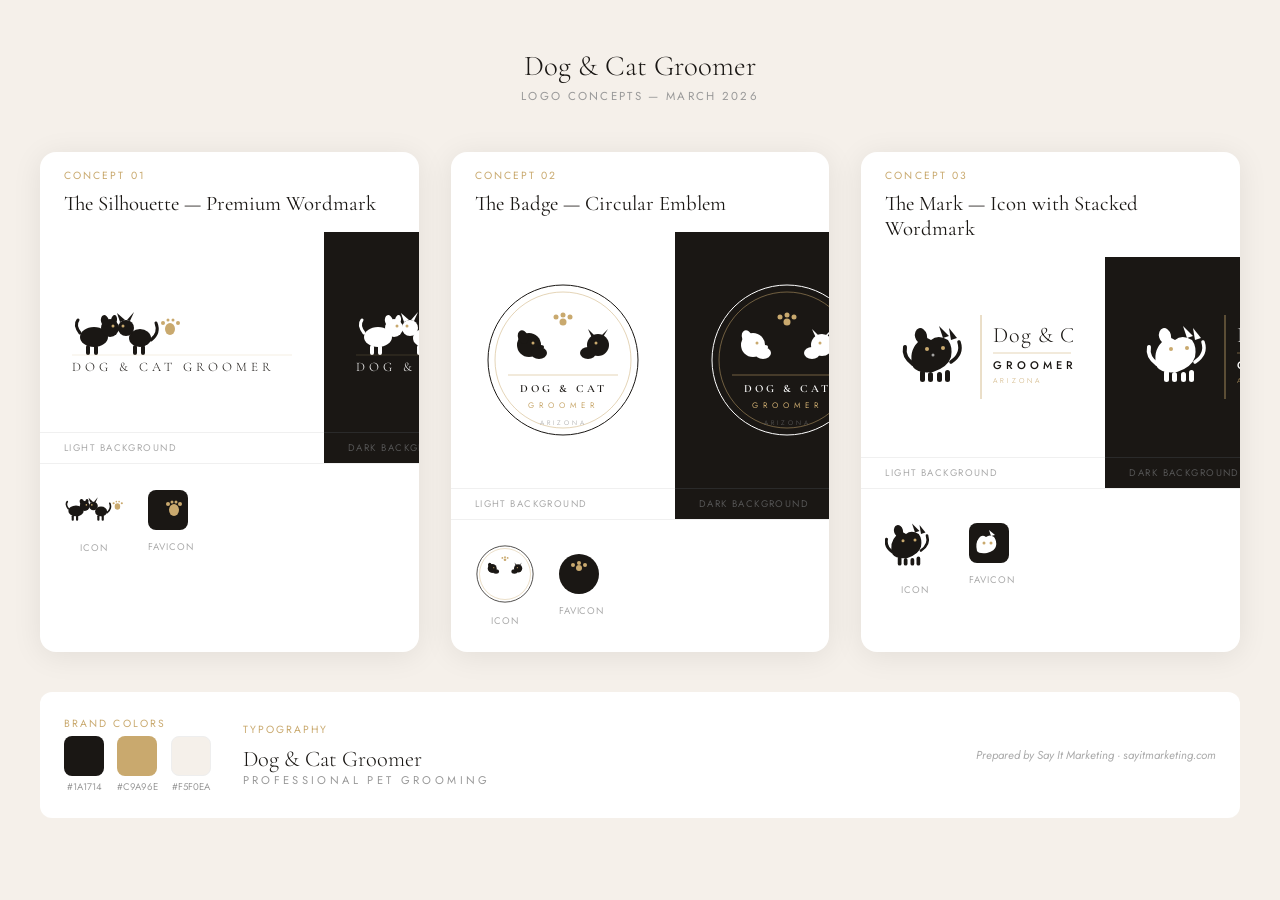
<file: logo-concepts.html>
<!DOCTYPE html>
<html lang="en">
<head>
<meta charset="UTF-8">
<meta name="viewport" content="width=device-width, initial-scale=1.0">
<title>Dog & Cat Groomer — Logo Concepts</title>
<link href="https://fonts.googleapis.com/css2?family=Cormorant+Garamond:ital,wght@0,300;0,400;0,600;1,300;1,400&family=Jost:wght@300;400;500;600&display=swap" rel="stylesheet">
<style>
  * { box-sizing: border-box; margin: 0; padding: 0; }
  body {
    font-family: 'Jost', sans-serif;
    background: #F5F0EA;
    padding: 3rem 2rem;
  }

  h1 {
    font-family: 'Cormorant Garamond', serif;
    font-size: 1.8rem;
    font-weight: 300;
    color: #1A1714;
    margin-bottom: 0.3rem;
    text-align: center;
  }

  .subtitle {
    text-align: center;
    font-size: 0.72rem;
    letter-spacing: 0.2em;
    text-transform: uppercase;
    color: #999;
    margin-bottom: 3rem;
  }

  .concepts {
    display: grid;
    grid-template-columns: repeat(auto-fit, minmax(340px, 1fr));
    gap: 2rem;
    max-width: 1200px;
    margin: 0 auto;
  }

  .concept-card {
    background: white;
    border-radius: 16px;
    overflow: hidden;
    box-shadow: 0 4px 30px rgba(0,0,0,0.08);
  }

  .concept-label {
    padding: 1rem 1.5rem 0.5rem;
    font-size: 0.65rem;
    letter-spacing: 0.2em;
    text-transform: uppercase;
    color: #C9A96E;
  }

  .concept-name {
    padding: 0 1.5rem 1rem;
    font-family: 'Cormorant Garamond', serif;
    font-size: 1.3rem;
    color: #1A1714;
  }

  .logo-preview {
    padding: 3rem 2rem;
    display: flex;
    align-items: center;
    justify-content: center;
    background: white;
    min-height: 200px;
  }

  .logo-preview.dark {
    background: #1A1714;
  }

  .logo-preview.gold {
    background: #C9A96E;
  }

  .previews {
    display: grid;
    grid-template-columns: 1fr 1fr;
  }

  .preview-label {
    padding: 0.5rem 1.5rem;
    font-size: 0.6rem;
    letter-spacing: 0.15em;
    text-transform: uppercase;
    color: #aaa;
    border-top: 1px solid #f0f0f0;
  }

  .preview-label.dark-label {
    background: #1A1714;
    color: #555;
    border-top-color: #2a2a2a;
  }

  .icon-sizes {
    padding: 1.5rem;
    display: flex;
    align-items: center;
    gap: 1.5rem;
    border-top: 1px solid #f0f0f0;
    flex-wrap: wrap;
  }

  .size-label {
    font-size: 0.6rem;
    color: #aaa;
    letter-spacing: 0.1em;
    text-transform: uppercase;
    margin-top: 4px;
    text-align: center;
  }
</style>
</head>
<body>

<h1>Dog & Cat Groomer</h1>
<p class="subtitle">Logo Concepts — March 2026</p>

<div class="concepts">

  <!-- CONCEPT 1: SILHOUETTE WORDMARK -->
  <div class="concept-card">
    <div class="concept-label">Concept 01</div>
    <div class="concept-name">The Silhouette — Premium Wordmark</div>
    <div class="previews">
      <div>
        <div class="logo-preview">
          <!-- LIGHT VERSION -->
          <svg width="220" viewBox="0 0 220 90" fill="none" xmlns="http://www.w3.org/2000/svg">
            <!-- Dog silhouette -->
            <g transform="translate(0, 8)">
              <!-- Dog body -->
              <ellipse cx="22" cy="42" rx="14" ry="10" fill="#1A1714"/>
              <!-- Dog head -->
              <circle cx="38" cy="33" r="9" fill="#1A1714"/>
              <!-- Dog ear left -->
              <ellipse cx="33" cy="26" rx="4" ry="6" fill="#1A1714" transform="rotate(-15 33 26)"/>
              <!-- Dog ear right -->
              <ellipse cx="42" cy="25" rx="3" ry="5" fill="#1A1714" transform="rotate(10 42 25)"/>
              <!-- Dog nose -->
              <ellipse cx="46" cy="34" rx="2.5" ry="1.8" fill="#1A1714"/>
              <!-- Dog tail -->
              <path d="M8 38 Q2 30 6 25" stroke="#1A1714" stroke-width="3" stroke-linecap="round" fill="none"/>
              <!-- Dog legs -->
              <rect x="14" y="50" width="4" height="10" rx="2" fill="#1A1714"/>
              <rect x="22" y="50" width="4" height="10" rx="2" fill="#1A1714"/>
              <!-- Gold dot eye -->
              <circle cx="41" cy="31" r="1.5" fill="#C9A96E"/>

              <!-- Cat silhouette (facing dog) -->
              <!-- Cat body -->
              <ellipse cx="68" cy="43" rx="11" ry="9" fill="#1A1714"/>
              <!-- Cat head -->
              <circle cx="54" cy="33" r="8" fill="#1A1714"/>
              <!-- Cat ears pointed -->
              <polygon points="48,27 45,18 53,25" fill="#1A1714"/>
              <polygon points="58,26 62,17 55,25" fill="#1A1714"/>
              <!-- Cat tail curved up -->
              <path d="M79 45 Q88 38 84 28" stroke="#1A1714" stroke-width="3" stroke-linecap="round" fill="none"/>
              <!-- Cat legs -->
              <rect x="61" y="50" width="4" height="10" rx="2" fill="#1A1714"/>
              <rect x="69" y="50" width="4" height="10" rx="2" fill="#1A1714"/>
              <!-- Gold dot eye -->
              <circle cx="51" cy="31" r="1.5" fill="#C9A96E"/>

              <!-- Gold ampersand between animals -->
              <!-- (represented as paw print in the center) -->
              <circle cx="91" cy="28" r="2" fill="#C9A96E"/>
              <circle cx="96" cy="25" r="1.5" fill="#C9A96E"/>
              <circle cx="101" cy="25" r="1.5" fill="#C9A96E"/>
              <circle cx="106" cy="28" r="2" fill="#C9A96E"/>
              <ellipse cx="98" cy="34" rx="5" ry="6" fill="#C9A96E"/>
            </g>

            <!-- Thin gold rule -->
            <line x1="0" y1="68" x2="220" y2="68" stroke="#C9A96E" stroke-width="0.5" opacity="0.4"/>

            <!-- Wordmark -->
            <text x="0" y="84" font-family="Cormorant Garamond, serif" font-size="13" font-weight="300" fill="#1A1714" letter-spacing="4">DOG &amp; CAT GROOMER</text>
          </svg>
        </div>
        <div class="preview-label">Light background</div>
      </div>
      <div>
        <div class="logo-preview dark">
          <!-- DARK VERSION -->
          <svg width="220" viewBox="0 0 220 90" fill="none" xmlns="http://www.w3.org/2000/svg">
            <g transform="translate(0, 8)">
              <ellipse cx="22" cy="42" rx="14" ry="10" fill="white"/>
              <circle cx="38" cy="33" r="9" fill="white"/>
              <ellipse cx="33" cy="26" rx="4" ry="6" fill="white" transform="rotate(-15 33 26)"/>
              <ellipse cx="42" cy="25" rx="3" ry="5" fill="white" transform="rotate(10 42 25)"/>
              <ellipse cx="46" cy="34" rx="2.5" ry="1.8" fill="white"/>
              <path d="M8 38 Q2 30 6 25" stroke="white" stroke-width="3" stroke-linecap="round" fill="none"/>
              <rect x="14" y="50" width="4" height="10" rx="2" fill="white"/>
              <rect x="22" y="50" width="4" height="10" rx="2" fill="white"/>
              <circle cx="41" cy="31" r="1.5" fill="#C9A96E"/>
              <ellipse cx="68" cy="43" rx="11" ry="9" fill="white"/>
              <circle cx="54" cy="33" r="8" fill="white"/>
              <polygon points="48,27 45,18 53,25" fill="white"/>
              <polygon points="58,26 62,17 55,25" fill="white"/>
              <path d="M79 45 Q88 38 84 28" stroke="white" stroke-width="3" stroke-linecap="round" fill="none"/>
              <rect x="61" y="50" width="4" height="10" rx="2" fill="white"/>
              <rect x="69" y="50" width="4" height="10" rx="2" fill="white"/>
              <circle cx="51" cy="31" r="1.5" fill="#C9A96E"/>
              <circle cx="91" cy="28" r="2" fill="#C9A96E"/>
              <circle cx="96" cy="25" r="1.5" fill="#C9A96E"/>
              <circle cx="101" cy="25" r="1.5" fill="#C9A96E"/>
              <circle cx="106" cy="28" r="2" fill="#C9A96E"/>
              <ellipse cx="98" cy="34" rx="5" ry="6" fill="#C9A96E"/>
            </g>
            <line x1="0" y1="68" x2="220" y2="68" stroke="#C9A96E" stroke-width="0.5" opacity="0.4"/>
            <text x="0" y="84" font-family="Cormorant Garamond, serif" font-size="13" font-weight="300" fill="white" letter-spacing="4">DOG &amp; CAT GROOMER</text>
          </svg>
        </div>
        <div class="preview-label dark-label" style="color:#555">Dark background</div>
      </div>
    </div>
    <!-- Icon sizes -->
    <div class="icon-sizes">
      <div>
        <svg width="60" viewBox="0 0 110 80" fill="none">
          <ellipse cx="22" cy="42" rx="14" ry="10" fill="#1A1714"/>
          <circle cx="38" cy="33" r="9" fill="#1A1714"/>
          <ellipse cx="33" cy="26" rx="4" ry="6" fill="#1A1714" transform="rotate(-15 33 26)"/>
          <ellipse cx="42" cy="25" rx="3" ry="5" fill="#1A1714" transform="rotate(10 42 25)"/>
          <path d="M8 38 Q2 30 6 25" stroke="#1A1714" stroke-width="3" stroke-linecap="round" fill="none"/>
          <rect x="14" y="50" width="4" height="10" rx="2" fill="#1A1714"/>
          <rect x="22" y="50" width="4" height="10" rx="2" fill="#1A1714"/>
          <circle cx="41" cy="31" r="1.5" fill="#C9A96E"/>
          <ellipse cx="68" cy="43" rx="11" ry="9" fill="#1A1714"/>
          <circle cx="54" cy="33" r="8" fill="#1A1714"/>
          <polygon points="48,27 45,18 53,25" fill="#1A1714"/>
          <polygon points="58,26 62,17 55,25" fill="#1A1714"/>
          <path d="M79 45 Q88 38 84 28" stroke="#1A1714" stroke-width="3" stroke-linecap="round" fill="none"/>
          <rect x="61" y="50" width="4" height="10" rx="2" fill="#1A1714"/>
          <rect x="69" y="50" width="4" height="10" rx="2" fill="#1A1714"/>
          <circle cx="51" cy="31" r="1.5" fill="#C9A96E"/>
          <circle cx="91" cy="28" r="2" fill="#C9A96E"/>
          <circle cx="96" cy="25" r="1.5" fill="#C9A96E"/>
          <circle cx="101" cy="25" r="1.5" fill="#C9A96E"/>
          <circle cx="106" cy="28" r="2" fill="#C9A96E"/>
          <ellipse cx="98" cy="34" rx="5" ry="6" fill="#C9A96E"/>
        </svg>
        <div class="size-label">Icon</div>
      </div>
      <div>
        <svg width="40" height="40" viewBox="0 0 40 40">
          <rect width="40" height="40" rx="8" fill="#1A1714"/>
          <circle cx="20" cy="14" r="2" fill="#C9A96E"/>
          <circle cx="24" cy="12" r="1.5" fill="#C9A96E"/>
          <circle cx="28" cy="12" r="1.5" fill="#C9A96E"/>
          <circle cx="32" cy="14" r="2" fill="#C9A96E"/>
          <ellipse cx="26" cy="20" rx="5" ry="6" fill="#C9A96E"/>
        </svg>
        <div class="size-label">Favicon</div>
      </div>
    </div>
  </div>

  <!-- CONCEPT 2: STACKED BADGE -->
  <div class="concept-card">
    <div class="concept-label">Concept 02</div>
    <div class="concept-name">The Badge — Circular Emblem</div>
    <div class="previews">
      <div>
        <div class="logo-preview">
          <svg width="160" viewBox="0 0 160 160" fill="none" xmlns="http://www.w3.org/2000/svg">
            <!-- Outer circle -->
            <circle cx="80" cy="80" r="75" stroke="#1A1714" stroke-width="1" fill="none"/>
            <!-- Inner circle -->
            <circle cx="80" cy="80" r="68" stroke="#C9A96E" stroke-width="0.5" fill="none"/>

            <!-- Dog profile left -->
            <g transform="translate(28, 45)">
              <circle cx="18" cy="20" r="12" fill="#1A1714"/>
              <ellipse cx="12" cy="12" rx="5" ry="7" fill="#1A1714" transform="rotate(-20 12 12)"/>
              <ellipse cx="28" cy="28" rx="8" ry="6" fill="#1A1714"/>
              <ellipse cx="30" cy="22" rx="3" ry="2" fill="#1A1714"/>
              <circle cx="22" cy="18" r="1.5" fill="#C9A96E"/>
            </g>

            <!-- Cat profile right (mirrored) -->
            <g transform="translate(95, 45)">
              <circle cx="20" cy="20" r="11" fill="#1A1714"/>
              <polygon points="14,13 10,4 18,12" fill="#1A1714"/>
              <polygon points="25,12 30,4 22,12" fill="#1A1714"/>
              <ellipse cx="10" cy="28" rx="8" ry="6" fill="#1A1714"/>
              <circle cx="18" cy="18" r="1.5" fill="#C9A96E"/>
            </g>

            <!-- Paw print center top -->
            <circle cx="80" cy="42" r="3.5" fill="#C9A96E"/>
            <circle cx="73" cy="37" r="2.5" fill="#C9A96E"/>
            <circle cx="80" cy="35" r="2.5" fill="#C9A96E"/>
            <circle cx="87" cy="37" r="2.5" fill="#C9A96E"/>

            <!-- Gold rule -->
            <line x1="25" y1="95" x2="135" y2="95" stroke="#C9A96E" stroke-width="0.5"/>

            <!-- Text -->
            <text x="80" y="112" font-family="Cormorant Garamond, serif" font-size="11" font-weight="600" fill="#1A1714" text-anchor="middle" letter-spacing="3">DOG &amp; CAT</text>
            <text x="80" y="128" font-family="Jost, sans-serif" font-size="8" font-weight="400" fill="#C9A96E" text-anchor="middle" letter-spacing="5">GROOMER</text>
            <text x="80" y="145" font-family="Jost, sans-serif" font-size="6.5" font-weight="300" fill="#999" text-anchor="middle" letter-spacing="3">ARIZONA</text>
          </svg>
        </div>
        <div class="preview-label">Light background</div>
      </div>
      <div>
        <div class="logo-preview dark">
          <svg width="160" viewBox="0 0 160 160" fill="none" xmlns="http://www.w3.org/2000/svg">
            <circle cx="80" cy="80" r="75" stroke="white" stroke-width="1" fill="none"/>
            <circle cx="80" cy="80" r="68" stroke="#C9A96E" stroke-width="0.5" fill="none"/>
            <g transform="translate(28, 45)">
              <circle cx="18" cy="20" r="12" fill="white"/>
              <ellipse cx="12" cy="12" rx="5" ry="7" fill="white" transform="rotate(-20 12 12)"/>
              <ellipse cx="28" cy="28" rx="8" ry="6" fill="white"/>
              <ellipse cx="30" cy="22" rx="3" ry="2" fill="white"/>
              <circle cx="22" cy="18" r="1.5" fill="#C9A96E"/>
            </g>
            <g transform="translate(95, 45)">
              <circle cx="20" cy="20" r="11" fill="white"/>
              <polygon points="14,13 10,4 18,12" fill="white"/>
              <polygon points="25,12 30,4 22,12" fill="white"/>
              <ellipse cx="10" cy="28" rx="8" ry="6" fill="white"/>
              <circle cx="18" cy="18" r="1.5" fill="#C9A96E"/>
            </g>
            <circle cx="80" cy="42" r="3.5" fill="#C9A96E"/>
            <circle cx="73" cy="37" r="2.5" fill="#C9A96E"/>
            <circle cx="80" cy="35" r="2.5" fill="#C9A96E"/>
            <circle cx="87" cy="37" r="2.5" fill="#C9A96E"/>
            <line x1="25" y1="95" x2="135" y2="95" stroke="#C9A96E" stroke-width="0.5"/>
            <text x="80" y="112" font-family="Cormorant Garamond, serif" font-size="11" font-weight="600" fill="white" text-anchor="middle" letter-spacing="3">DOG &amp; CAT</text>
            <text x="80" y="128" font-family="Jost, sans-serif" font-size="8" font-weight="400" fill="#C9A96E" text-anchor="middle" letter-spacing="5">GROOMER</text>
            <text x="80" y="145" font-family="Jost, sans-serif" font-size="6.5" font-weight="300" fill="#666" text-anchor="middle" letter-spacing="3">ARIZONA</text>
          </svg>
        </div>
        <div class="preview-label dark-label" style="color:#555">Dark background</div>
      </div>
    </div>
    <div class="icon-sizes">
      <div>
        <svg width="60" height="60" viewBox="0 0 160 160" fill="none">
          <circle cx="80" cy="80" r="75" stroke="#1A1714" stroke-width="2" fill="none"/>
          <circle cx="80" cy="80" r="68" stroke="#C9A96E" stroke-width="1" fill="none"/>
          <g transform="translate(28, 45)">
            <circle cx="18" cy="20" r="12" fill="#1A1714"/>
            <ellipse cx="12" cy="12" rx="5" ry="7" fill="#1A1714" transform="rotate(-20 12 12)"/>
            <ellipse cx="28" cy="28" rx="8" ry="6" fill="#1A1714"/>
            <circle cx="22" cy="18" r="1.5" fill="#C9A96E"/>
          </g>
          <g transform="translate(95, 45)">
            <circle cx="20" cy="20" r="11" fill="#1A1714"/>
            <polygon points="14,13 10,4 18,12" fill="#1A1714"/>
            <polygon points="25,12 30,4 22,12" fill="#1A1714"/>
            <ellipse cx="10" cy="28" rx="8" ry="6" fill="#1A1714"/>
            <circle cx="18" cy="18" r="1.5" fill="#C9A96E"/>
          </g>
          <circle cx="80" cy="42" r="3.5" fill="#C9A96E"/>
          <circle cx="73" cy="37" r="2.5" fill="#C9A96E"/>
          <circle cx="80" cy="35" r="2.5" fill="#C9A96E"/>
          <circle cx="87" cy="37" r="2.5" fill="#C9A96E"/>
        </svg>
        <div class="size-label">Icon</div>
      </div>
      <div>
        <svg width="40" height="40" viewBox="0 0 40 40">
          <rect width="40" height="40" rx="20" fill="#1A1714"/>
          <circle cx="20" cy="14" r="3" fill="#C9A96E"/>
          <circle cx="14" cy="11" r="2" fill="#C9A96E"/>
          <circle cx="20" cy="9" r="2" fill="#C9A96E"/>
          <circle cx="26" cy="11" r="2" fill="#C9A96E"/>
        </svg>
        <div class="size-label">Favicon</div>
      </div>
    </div>
  </div>

  <!-- CONCEPT 3: MINIMAL ICON + STACKED TEXT -->
  <div class="concept-card">
    <div class="concept-label">Concept 03</div>
    <div class="concept-name">The Mark — Icon with Stacked Wordmark</div>
    <div class="previews">
      <div>
        <div class="logo-preview">
          <svg width="180" viewBox="0 0 180 100" fill="none" xmlns="http://www.w3.org/2000/svg">
            <!-- Minimal combined dog+cat icon -->
            <g transform="translate(0, 5)">
              <!-- Unified body shape -->
              <path d="M20 55 Q15 40 25 30 Q30 22 38 28 Q45 22 55 28 Q60 35 58 45 Q55 55 40 60 Q25 62 20 55Z" fill="#1A1714"/>
              <!-- Dog ear (left, floppy) -->
              <ellipse cx="28" cy="24" rx="6" ry="8" fill="#1A1714" transform="rotate(-15 28 24)"/>
              <!-- Cat ear (right, pointed) -->
              <polygon points="50,26 46,14 56,24" fill="#1A1714"/>
              <!-- Second cat ear -->
              <polygon points="58,28 56,16 64,26" fill="#1A1714"/>
              <!-- Dog eye -->
              <circle cx="34" cy="37" r="2" fill="#C9A96E"/>
              <!-- Cat eye -->
              <circle cx="50" cy="36" r="2" fill="#C9A96E"/>
              <!-- Nose dots -->
              <circle cx="40" cy="43" r="1.5" fill="white" opacity="0.6"/>
              <!-- Dog tail left -->
              <path d="M20 52 Q10 45 12 35" stroke="#1A1714" stroke-width="4" stroke-linecap="round" fill="none"/>
              <!-- Cat tail right -->
              <path d="M58 50 Q70 42 66 30" stroke="#1A1714" stroke-width="3.5" stroke-linecap="round" fill="none"/>
              <!-- Legs -->
              <rect x="27" y="58" width="5" height="12" rx="2.5" fill="#1A1714"/>
              <rect x="35" y="60" width="5" height="10" rx="2.5" fill="#1A1714"/>
              <rect x="44" y="60" width="5" height="10" rx="2.5" fill="#1A1714"/>
              <rect x="52" y="58" width="5" height="12" rx="2.5" fill="#1A1714"/>
            </g>

            <!-- Vertical gold line divider -->
            <line x1="88" y1="8" x2="88" y2="92" stroke="#C9A96E" stroke-width="0.75"/>

            <!-- Stacked text right side -->
            <text x="100" y="35" font-family="Cormorant Garamond, serif" font-size="22" font-weight="300" fill="#1A1714" letter-spacing="1">Dog &amp; Cat</text>
            <line x1="100" y1="46" x2="178" y2="46" stroke="#C9A96E" stroke-width="0.5"/>
            <text x="100" y="62" font-family="Jost, sans-serif" font-size="11" font-weight="500" fill="#1A1714" letter-spacing="4">GROOMER</text>
            <text x="100" y="76" font-family="Jost, sans-serif" font-size="7" font-weight="300" fill="#C9A96E" letter-spacing="3">ARIZONA</text>
          </svg>
        </div>
        <div class="preview-label">Light background</div>
      </div>
      <div>
        <div class="logo-preview dark">
          <svg width="180" viewBox="0 0 180 100" fill="none" xmlns="http://www.w3.org/2000/svg">
            <g transform="translate(0, 5)">
              <path d="M20 55 Q15 40 25 30 Q30 22 38 28 Q45 22 55 28 Q60 35 58 45 Q55 55 40 60 Q25 62 20 55Z" fill="white"/>
              <ellipse cx="28" cy="24" rx="6" ry="8" fill="white" transform="rotate(-15 28 24)"/>
              <polygon points="50,26 46,14 56,24" fill="white"/>
              <polygon points="58,28 56,16 64,26" fill="white"/>
              <circle cx="34" cy="37" r="2" fill="#C9A96E"/>
              <circle cx="50" cy="36" r="2" fill="#C9A96E"/>
              <path d="M20 52 Q10 45 12 35" stroke="white" stroke-width="4" stroke-linecap="round" fill="none"/>
              <path d="M58 50 Q70 42 66 30" stroke="white" stroke-width="3.5" stroke-linecap="round" fill="none"/>
              <rect x="27" y="58" width="5" height="12" rx="2.5" fill="white"/>
              <rect x="35" y="60" width="5" height="10" rx="2.5" fill="white"/>
              <rect x="44" y="60" width="5" height="10" rx="2.5" fill="white"/>
              <rect x="52" y="58" width="5" height="12" rx="2.5" fill="white"/>
            </g>
            <line x1="88" y1="8" x2="88" y2="92" stroke="#C9A96E" stroke-width="0.75"/>
            <text x="100" y="35" font-family="Cormorant Garamond, serif" font-size="22" font-weight="300" fill="white" letter-spacing="1">Dog &amp; Cat</text>
            <line x1="100" y1="46" x2="178" y2="46" stroke="#C9A96E" stroke-width="0.5"/>
            <text x="100" y="62" font-family="Jost, sans-serif" font-size="11" font-weight="500" fill="white" letter-spacing="4">GROOMER</text>
            <text x="100" y="76" font-family="Jost, sans-serif" font-size="7" font-weight="300" fill="#C9A96E" letter-spacing="3">ARIZONA</text>
          </svg>
        </div>
        <div class="preview-label dark-label" style="color:#555">Dark background</div>
      </div>
    </div>
    <div class="icon-sizes">
      <div>
        <svg width="60" viewBox="0 0 80 80" fill="none">
          <path d="M10 55 Q5 40 15 30 Q20 22 28 28 Q35 22 45 28 Q50 35 48 45 Q45 55 30 60 Q15 62 10 55Z" fill="#1A1714"/>
          <ellipse cx="18" cy="24" rx="6" ry="8" fill="#1A1714" transform="rotate(-15 18 24)"/>
          <polygon points="40,26 36,14 46,24" fill="#1A1714"/>
          <polygon points="48,28 46,16 54,26" fill="#1A1714"/>
          <circle cx="24" cy="37" r="2" fill="#C9A96E"/>
          <circle cx="40" cy="36" r="2" fill="#C9A96E"/>
          <path d="M10 52 Q0 45 2 35" stroke="#1A1714" stroke-width="4" stroke-linecap="round" fill="none"/>
          <path d="M48 50 Q60 42 56 30" stroke="#1A1714" stroke-width="3.5" stroke-linecap="round" fill="none"/>
          <rect x="17" y="58" width="5" height="12" rx="2.5" fill="#1A1714"/>
          <rect x="25" y="60" width="5" height="10" rx="2.5" fill="#1A1714"/>
          <rect x="34" y="60" width="5" height="10" rx="2.5" fill="#1A1714"/>
          <rect x="42" y="58" width="5" height="12" rx="2.5" fill="#1A1714"/>
        </svg>
        <div class="size-label">Icon</div>
      </div>
      <div>
        <svg width="40" height="40" viewBox="0 0 40 40">
          <rect width="40" height="40" rx="8" fill="#1A1714"/>
          <path d="M8 28 Q6 20 10 15 Q13 11 17 14 Q21 11 25 14 Q28 18 27 23 Q26 28 18 30 Q10 31 8 28Z" fill="white"/>
          <polygon points="22,13 20,7 26,12" fill="white"/>
          <circle cx="15" cy="20" r="1.5" fill="#C9A96E"/>
          <circle cx="22" cy="20" r="1.5" fill="#C9A96E"/>
        </svg>
        <div class="size-label">Favicon</div>
      </div>
    </div>
  </div>

</div>

<div style="max-width:1200px; margin: 2.5rem auto 0; padding: 1.5rem; background:white; border-radius:12px; display:flex; gap:2rem; align-items:center; flex-wrap:wrap;">
  <div>
    <div style="font-size:0.65rem; letter-spacing:0.2em; text-transform:uppercase; color:#C9A96E; margin-bottom:0.3rem;">Brand Colors</div>
    <div style="display:flex; gap:0.8rem; align-items:center;">
      <div style="display:flex; flex-direction:column; align-items:center; gap:4px;">
        <div style="width:40px;height:40px;border-radius:8px;background:#1A1714;"></div>
        <span style="font-size:0.6rem;color:#999">#1A1714</span>
      </div>
      <div style="display:flex; flex-direction:column; align-items:center; gap:4px;">
        <div style="width:40px;height:40px;border-radius:8px;background:#C9A96E;"></div>
        <span style="font-size:0.6rem;color:#999">#C9A96E</span>
      </div>
      <div style="display:flex; flex-direction:column; align-items:center; gap:4px;">
        <div style="width:40px;height:40px;border-radius:8px;background:#F5F0EA;border:1px solid #eee"></div>
        <span style="font-size:0.6rem;color:#999">#F5F0EA</span>
      </div>
    </div>
  </div>
  <div>
    <div style="font-size:0.65rem; letter-spacing:0.2em; text-transform:uppercase; color:#C9A96E; margin-bottom:0.5rem;">Typography</div>
    <div style="font-family:'Cormorant Garamond',serif; font-size:1.4rem; font-weight:300; color:#1A1714;">Dog & Cat Groomer</div>
    <div style="font-family:'Jost',sans-serif; font-size:0.7rem; letter-spacing:0.3em; color:#999; text-transform:uppercase;">PROFESSIONAL PET GROOMING</div>
  </div>
  <div style="margin-left:auto; font-size:0.72rem; color:#aaa; font-style:italic;">
    Prepared by Say It Marketing · sayitmarketing.com
  </div>
</div>

</body>
</html>
</file>
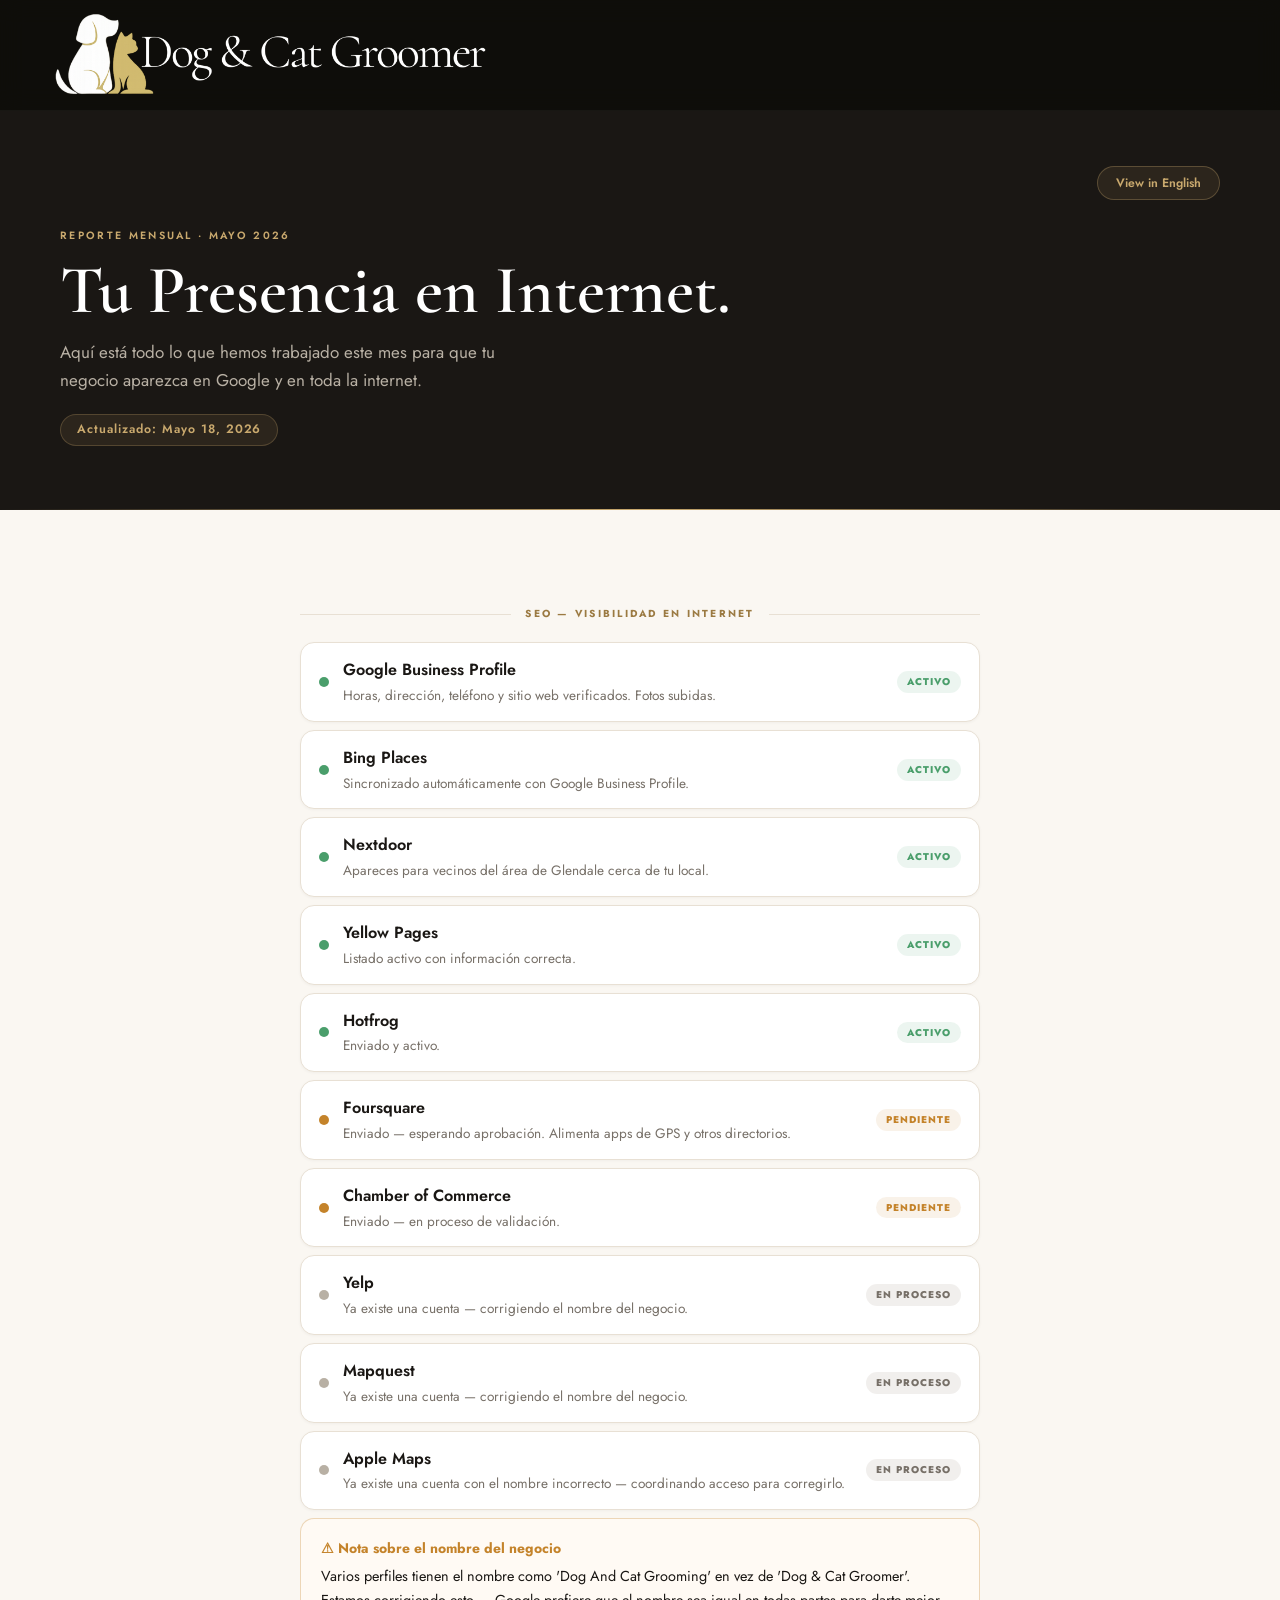
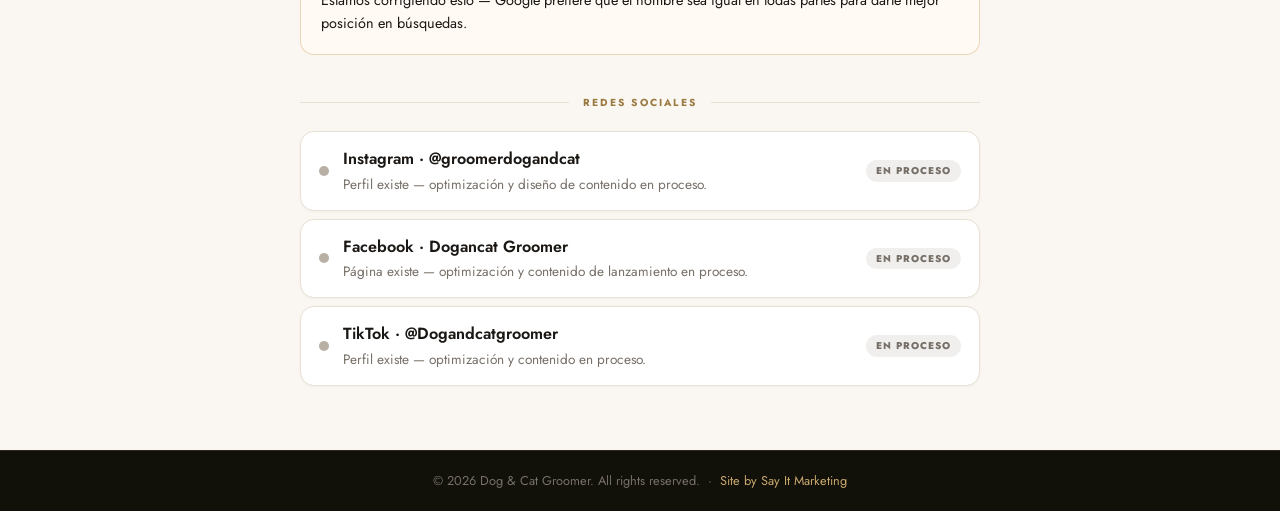
<file: report.html>
<!DOCTYPE html>
<html lang="es">
<head>
  <meta charset="UTF-8">
  <meta name="viewport" content="width=device-width, initial-scale=1.0">
  <meta name="robots" content="noindex, nofollow">
  <title>Dog & Cat Groomer — Reporte Mensual</title>
  <link rel="stylesheet" href="style.css">
  <link rel="icon" type="image/png" href="/images/logo-icon.png">
  <style>
    .report-hero {
      background: var(--charcoal);
      padding: clamp(48px,8vw,80px) clamp(20px,5vw,60px) clamp(40px,6vw,64px);
      padding-top: calc(110px + clamp(32px,5vw,56px));
      position: relative; overflow: hidden;
    }
    .report-hero::after {
      content:''; position:absolute; bottom:0; left:0; right:0;
      height:1px; background:linear-gradient(90deg,transparent,var(--gold),transparent);
    }
    .report-lang-row { display:flex; justify-content:flex-end; margin-bottom:28px; }
    .lang-btn {
      background:rgba(201,169,110,0.1); border:1px solid rgba(201,169,110,0.3);
      border-radius:999px; padding:7px 18px;
      font-family:'Jost',sans-serif; font-size:0.72rem; font-weight:600;
      color:var(--gold); cursor:pointer; transition:background .2s;
    }
    .lang-btn:hover { background:rgba(201,169,110,0.2); }
    .report-eyebrow {
      font-size:0.62rem; font-weight:600; letter-spacing:0.22em;
      text-transform:uppercase; color:var(--gold); margin-bottom:10px;
    }
    .report-title {
      font-family:'Cormorant Garamond',serif;
      font-size:clamp(2.4rem,6vw,4rem); font-weight:600;
      color:var(--white); line-height:1.05; margin-bottom:12px;
    }
    .report-sub {
      font-size:1rem; color:var(--light-gray);
      max-width:48ch; line-height:1.65; margin-bottom:20px;
    }
    .report-date {
      display:inline-block;
      background:rgba(201,169,110,0.1); border:1px solid rgba(201,169,110,0.25);
      border-radius:999px; padding:5px 16px;
      font-size:0.72rem; font-weight:600; letter-spacing:0.08em; color:var(--gold);
    }
    .report-body {
      max-width:760px; margin:0 auto;
      padding:clamp(32px,5vw,56px) clamp(20px,5vw,40px) 64px;
    }
    .r-sec {
      display:flex; align-items:center; gap:14px; margin:40px 0 20px;
    }
    .r-sec::before,.r-sec::after { content:''; flex:1; height:1px; background:var(--rule); }
    .r-sec span {
      font-size:0.6rem; font-weight:700; letter-spacing:0.22em;
      text-transform:uppercase; color:var(--gold-dark); white-space:nowrap;
    }
    .s-list { display:flex; flex-direction:column; gap:8px; }
    .s-item {
      background:var(--white); border:1px solid var(--rule);
      border-radius:14px; padding:14px 18px;
      display:flex; align-items:center; gap:14px;
      box-shadow:0 1px 3px rgba(26,23,20,0.04);
    }
    .s-dot { width:10px; height:10px; border-radius:50%; flex-shrink:0; }
    .dg { background:#4a9e6b; }
    .do { background:#c4832a; }
    .dw { background:#b8b0a4; }
    .s-name { font-size:.95rem; font-weight:600; color:var(--charcoal); flex:1; }
    .s-note { font-size:.8rem; color:var(--gray); margin-top:2px; }
    .s-badge {
      font-size:.58rem; font-weight:800; letter-spacing:.1em;
      text-transform:uppercase; padding:3px 10px; border-radius:999px; flex-shrink:0;
    }
    .bl { background:rgba(74,158,107,0.1);  color:#4a9e6b; }
    .bo { background:rgba(196,131,42,0.1);  color:#c4832a; }
    .bw { background:rgba(184,176,164,0.2); color:var(--gray); }
    .warn-box {
      background:#fffaf4; border:1px solid rgba(196,131,42,0.3);
      border-radius:14px; padding:18px 20px; margin-top:8px;
    }
    .warn-title { font-size:.82rem; font-weight:700; color:#c4832a; margin-bottom:6px; }
    .warn-body  { font-size:.85rem; color:var(--charcoal); line-height:1.62; margin:0; }
  .report-header-bar {
      background: var(--dark);
      padding: 16px 24px;
      border-bottom: 1px solid rgba(201,169,110,0.15);
    }
    .report-header-bar .logo-img { height: 40px; width: auto; }
  .report-footer-simple {
      background:var(--dark); padding:20px 24px; text-align:center;
      border-top:1px solid rgba(201,169,110,0.15);
      font-size:0.75rem; color:var(--gray);
    }
    .report-footer-simple a { color:var(--gold); text-decoration:none; }
  </style>
</head>
<body>

<nav class="nav" id="mainNav">
  <div class="nav-inner">
    <a href="index.html" class="logo">
      <img src="/images/logo-dark.png" alt="Dog &amp; Cat Groomer" class="logo-img">
    </a>
  </div>
</nav>

<div class="report-hero">
  <div class="report-lang-row">
    <button class="lang-btn" onclick="toggleLang()" id="langBtn">View in English</button>
  </div>
  <div class="report-eyebrow t" data-es="Reporte Mensual · Mayo 2026" data-en="Monthly Report · May 2026">Reporte Mensual · Mayo 2026</div>
  <div class="report-title t" data-es="Tu Presencia en Internet." data-en="Your Online Presence.">Tu Presencia en Internet.</div>
  <p class="report-sub t" data-es="Aquí está todo lo que hemos trabajado este mes para que tu negocio aparezca en Google y en toda la internet." data-en="Here is everything we worked on this month to get your business showing up on Google and across the internet.">Aquí está todo lo que hemos trabajado este mes para que tu negocio aparezca en Google y en toda la internet.</p>
  <div class="report-date t" data-es="Actualizado: Mayo 18, 2026" data-en="Updated: May 18, 2026">Actualizado: Mayo 18, 2026</div>
</div>

<div class="report-body">

  <!-- SEO -->
  <div class="r-sec"><span class="t" data-es="SEO — Visibilidad en Internet" data-en="SEO — Online Visibility">SEO — Visibilidad en Internet</span></div>
  <div class="s-list">

    <div class="s-item">
      <div class="s-dot dg"></div>
      <div style="flex:1">
        <div class="s-name">Google Business Profile</div>
        <div class="s-note t" data-es="Horas, dirección, teléfono y sitio web verificados. Fotos subidas." data-en="Hours, address, phone and website verified. Photos uploaded.">Horas, dirección, teléfono y sitio web verificados. Fotos subidas.</div>
      </div>
      <span class="s-badge bl t" data-es="Activo" data-en="Live">Activo</span>
    </div>

    <div class="s-item">
      <div class="s-dot dg"></div>
      <div style="flex:1">
        <div class="s-name">Bing Places</div>
        <div class="s-note t" data-es="Sincronizado automáticamente con Google Business Profile." data-en="Automatically synced with Google Business Profile.">Sincronizado automáticamente con Google Business Profile.</div>
      </div>
      <span class="s-badge bl t" data-es="Activo" data-en="Live">Activo</span>
    </div>

    <div class="s-item">
      <div class="s-dot dg"></div>
      <div style="flex:1">
        <div class="s-name">Nextdoor</div>
        <div class="s-note t" data-es="Apareces para vecinos del área de Glendale cerca de tu local." data-en="Visible to neighbors in the Glendale area near your location.">Apareces para vecinos del área de Glendale cerca de tu local.</div>
      </div>
      <span class="s-badge bl t" data-es="Activo" data-en="Live">Activo</span>
    </div>

    <div class="s-item">
      <div class="s-dot dg"></div>
      <div style="flex:1">
        <div class="s-name">Yellow Pages</div>
        <div class="s-note t" data-es="Listado activo con información correcta." data-en="Listing live with correct information.">Listado activo con información correcta.</div>
      </div>
      <span class="s-badge bl t" data-es="Activo" data-en="Live">Activo</span>
    </div>

    <div class="s-item">
      <div class="s-dot dg"></div>
      <div style="flex:1">
        <div class="s-name">Hotfrog</div>
        <div class="s-note t" data-es="Enviado y activo." data-en="Submitted and live.">Enviado y activo.</div>
      </div>
      <span class="s-badge bl t" data-es="Activo" data-en="Live">Activo</span>
    </div>

    <div class="s-item">
      <div class="s-dot do"></div>
      <div style="flex:1">
        <div class="s-name">Foursquare</div>
        <div class="s-note t" data-es="Enviado — esperando aprobación. Alimenta apps de GPS y otros directorios." data-en="Submitted — awaiting approval. Feeds GPS apps and other directories.">Enviado — esperando aprobación. Alimenta apps de GPS y otros directorios.</div>
      </div>
      <span class="s-badge bo t" data-es="Pendiente" data-en="Pending">Pendiente</span>
    </div>

    <div class="s-item">
      <div class="s-dot do"></div>
      <div style="flex:1">
        <div class="s-name">Chamber of Commerce</div>
        <div class="s-note t" data-es="Enviado — en proceso de validación." data-en="Submitted — validation in progress.">Enviado — en proceso de validación.</div>
      </div>
      <span class="s-badge bo t" data-es="Pendiente" data-en="Pending">Pendiente</span>
    </div>

    <div class="s-item">
      <div class="s-dot dw"></div>
      <div style="flex:1">
        <div class="s-name">Yelp</div>
        <div class="s-note t" data-es="Ya existe una cuenta — corrigiendo el nombre del negocio." data-en="Account already exists — correcting the business name.">Ya existe una cuenta — corrigiendo el nombre del negocio.</div>
      </div>
      <span class="s-badge bw t" data-es="En proceso" data-en="In progress">En proceso</span>
    </div>

    <div class="s-item">
      <div class="s-dot dw"></div>
      <div style="flex:1">
        <div class="s-name">Mapquest</div>
        <div class="s-note t" data-es="Ya existe una cuenta — corrigiendo el nombre del negocio." data-en="Account already exists — correcting the business name.">Ya existe una cuenta — corrigiendo el nombre del negocio.</div>
      </div>
      <span class="s-badge bw t" data-es="En proceso" data-en="In progress">En proceso</span>
    </div>

    <div class="s-item">
      <div class="s-dot dw"></div>
      <div style="flex:1">
        <div class="s-name">Apple Maps</div>
        <div class="s-note t" data-es="Ya existe una cuenta con el nombre incorrecto — coordinando acceso para corregirlo." data-en="Account exists with wrong name — coordinating access to fix it.">Ya existe una cuenta con el nombre incorrecto — coordinando acceso para corregirlo.</div>
      </div>
      <span class="s-badge bw t" data-es="En proceso" data-en="In progress">En proceso</span>
    </div>

  </div>

  <div class="warn-box">
    <div class="warn-title t" data-es="⚠ Nota sobre el nombre del negocio" data-en="⚠ About your business name">⚠ Nota sobre el nombre del negocio</div>
    <p class="warn-body t" data-es="Varios perfiles tienen el nombre como 'Dog And Cat Grooming' en vez de 'Dog &amp; Cat Groomer'. Estamos corrigiendo esto — Google prefiere que el nombre sea igual en todas partes para darte mejor posición en búsquedas." data-en="Several profiles show the name as 'Dog And Cat Grooming' instead of 'Dog &amp; Cat Groomer'. We are fixing this — Google prefers your name to be consistent everywhere for better search rankings.">Varios perfiles tienen el nombre como 'Dog And Cat Grooming' en vez de 'Dog &amp; Cat Groomer'. Estamos corrigiendo esto — Google prefiere que el nombre sea igual en todas partes para darte mejor posición en búsquedas.</p>
  </div>

  <!-- SOCIAL MEDIA -->
  <div class="r-sec"><span class="t" data-es="Redes Sociales" data-en="Social Media">Redes Sociales</span></div>
  <div class="s-list">

    <div class="s-item">
      <div class="s-dot dw"></div>
      <div style="flex:1">
        <div class="s-name">Instagram · @groomerdogandcat</div>
        <div class="s-note t" data-es="Perfil existe — optimización y diseño de contenido en proceso." data-en="Profile exists — optimization and content design in progress.">Perfil existe — optimización y diseño de contenido en proceso.</div>
      </div>
      <span class="s-badge bw t" data-es="En proceso" data-en="In progress">En proceso</span>
    </div>

    <div class="s-item">
      <div class="s-dot dw"></div>
      <div style="flex:1">
        <div class="s-name">Facebook · Dogancat Groomer</div>
        <div class="s-note t" data-es="Página existe — optimización y contenido de lanzamiento en proceso." data-en="Page exists — optimization and launch content in progress.">Página existe — optimización y contenido de lanzamiento en proceso.</div>
      </div>
      <span class="s-badge bw t" data-es="En proceso" data-en="In progress">En proceso</span>
    </div>

    <div class="s-item">
      <div class="s-dot dw"></div>
      <div style="flex:1">
        <div class="s-name">TikTok · @Dogandcatgroomer</div>
        <div class="s-note t" data-es="Perfil existe — optimización y contenido en proceso." data-en="Profile exists — optimization and content in progress.">Perfil existe — optimización y contenido en proceso.</div>
      </div>
      <span class="s-badge bw t" data-es="En proceso" data-en="In progress">En proceso</span>
    </div>

  </div>

</div>

<div class="report-footer-simple">
  <p>&copy; 2026 Dog &amp; Cat Groomer. All rights reserved. &nbsp;·&nbsp; <a href="https://sayitmarketing.com" target="_blank" style="white-space:nowrap;">Site by Say It Marketing</a></p>
</div>

<script>
window.addEventListener('scroll', () => {
  const nav = document.getElementById('mainNav');
  if (window.scrollY > 80) nav.classList.add('scrolled');
  else nav.classList.remove('scrolled');
});
function toggleNav() {
  const o = document.getElementById('navOverlay');
  if (o) o.classList.add('open');
  document.body.classList.add('nav-open');
}
var isEs = true;
function toggleLang() {
  isEs = !isEs;
  var lang = isEs ? 'es' : 'en';
  document.querySelectorAll('.t').forEach(function(el) {
    var val = el.getAttribute('data-' + lang);
    if (val) el.innerHTML = val;
  });
  document.getElementById('langBtn').textContent = isEs ? 'View in English' : 'Ver en Español';
  document.documentElement.lang = isEs ? 'es' : 'en';
}
</script>
</body>
</html>
</file>
<file: style.css>
/* ═══════════════════════════════════════════════════
   DOG & CAT GROOMER V2 — Premium Redesign
   dogandcatgroomer.com
═══════════════════════════════════════════════════ */

@import url('https://fonts.googleapis.com/css2?family=Cormorant+Garamond:ital,wght@0,300;0,400;0,600;1,300;1,400&family=Jost:wght@300;400;500;600&display=swap');

:root {
  --gold:        #C9A96E;
  --gold-light:  #F5EDD9;
  --gold-dark:   #9B7A42;
  --charcoal:    #1A1714;
  --dark:        #111009;
  --warm-white:  #FAF7F2;
  --cream:       #F0EAE0;
  --gray:        #777068;
  --light-gray:  #B8B0A4;
  --rule:        #E8E0D4;
  --white:       #FFFFFF;
}

*, *::before, *::after { box-sizing: border-box; margin: 0; padding: 0; }

/* ══════════════════════════════════════════════════
   HORIZONTAL SCROLL FIX
   iOS Safari ignores overflow-x:hidden on body.
   Fix: use overflow:hidden on a wrapper div instead.
   Also clip reveal animations that go off-screen.
══════════════════════════════════════════════════ */
html {
  overflow-x: hidden;
}

body {
  overflow-x: hidden;
  width: 100vw;
  position: relative;
}

/* Clip any element animating in from sides */
.reveal-left,
.reveal-right {
  will-change: transform, opacity;
}

/* Wrapper clips everything */
.site-wrapper {
  overflow-x: hidden;
  width: 100%;
  position: relative;
}



/* Fix sections that might overflow */
section, .stats-bar, .about-section, .gallery-strip,
.instagram-section, .service-area, .cta-banner,
.footer-v2, .contact-split, .services-list-v2,
.page-hero, .nav-overlay {
  overflow-x: hidden;
}

html { scroll-behavior: smooth; font-size: 17px; }

body {
  font-family: 'Jost', sans-serif;
  background: var(--warm-white);
  color: var(--charcoal);
  line-height: 1.6;
}

img { max-width: 100%; display: block; }
a { text-decoration: none; color: inherit; }

/* ── SCROLL ANIMATIONS ───────────────────────────── */
.reveal {
  opacity: 0;
  transform: translateY(28px);
  transition: opacity 0.7s ease, transform 0.7s ease;
}
.reveal.visible {
  opacity: 1;
  transform: translateY(0);
}
.reveal-left {
  opacity: 0;
  transform: translateX(-40px);
  transition: opacity 0.8s ease, transform 0.8s ease;
}
.reveal-left.visible {
  opacity: 1;
  transform: translateX(0);
}
.reveal-right {
  opacity: 0;
  transform: translateX(40px);
  transition: opacity 0.8s ease, transform 0.8s ease;
}
.reveal-right.visible {
  opacity: 1;
  transform: translateX(0);
}
.reveal-delay-1 { transition-delay: 0.1s; }
.reveal-delay-2 { transition-delay: 0.2s; }
.reveal-delay-3 { transition-delay: 0.3s; }
.reveal-delay-4 { transition-delay: 0.4s; }

/* ── NAVIGATION ─────────────────────────────────── */
.nav {
  position: fixed;
  top: 0; left: 0; right: 0;
  z-index: 200;
  padding: 0 3rem;
  background: rgba(14,12,9,0.85);
  backdrop-filter: blur(12px);
  transition: all 0.4s ease;
  border-bottom: 1px solid rgba(255,255,255,0.04);
}

.nav.scrolled {
  background: rgba(26,23,20,0.95);
  backdrop-filter: blur(20px);
  padding: 0 3rem;
}

.nav-inner {
  max-width: 1200px;
  margin: 0 auto;
  display: flex;
  align-items: center;
  justify-content: space-between;
  gap: 2rem;
  height: 110px;
  padding: 0.9rem 0;
}

.logo {
  display: flex;
  flex-direction: column;
  flex-shrink: 0;
}

.logo-name {
  font-family: 'Cormorant Garamond', serif;
  font-size: 1.3rem;
  font-weight: 400;
  color: white;
  letter-spacing: 0.08em;
  line-height: 1.2;
}

.logo-tagline {
  font-size: 0.58rem;
  letter-spacing: 0.25em;
  text-transform: uppercase;
  color: var(--gold);
}

.nav-links {
  display: flex;
  list-style: none;
  align-items: center;
  gap: 2.5rem;
}

.nav-links a {
  font-size: 0.78rem;
  letter-spacing: 0.12em;
  text-transform: uppercase;
  color: rgba(255,255,255,0.7);
  transition: color 0.2s;
}

.nav-links a:hover,
.nav-links a.active { color: white; }

.nav-cta-btn {
  background: var(--gold) !important;
  color: var(--charcoal) !important;
  border: 1px solid var(--gold) !important;
  padding: 0.7rem 1.4rem !important;
  border-radius: 50px !important;
  letter-spacing: 0.15em !important;
  font-size: 0.72rem !important;
  font-weight: 600 !important;
  white-space: nowrap;
  transition: all 0.3s !important;
}

.nav-cta-btn:hover {
  background: var(--gold-dark) !important;
  border-color: var(--gold-dark) !important;
  color: var(--charcoal) !important;
  transform: translateY(-1px);
}



.nav-toggle {
  display: none;
  flex-direction: column;
  gap: 5px;
  background: none;
  border: none;
  cursor: pointer;
  padding: 5px;
}


.nav-toggle span {
  display: block;
  width: 26px; height: 1.5px;
  background: white;
  transition: all 0.3s;
}

@media (min-width: 901px) {
  .nav-toggle { display: none; }
}

@media (max-width: 900px) {
  .nav-cta-btn { display: none !important; }
}

/* ── HERO ────────────────────────────────────────── */
.hero {
  position: relative;
  height: 100vh;
  min-height: 700px;
  overflow: hidden;
  display: flex;
  align-items: center;
}

.hero-bg {
  position: absolute;
  inset: 0;
  z-index: 0;
}

.hero-bg img {
  width: 100%;
  height: 100%;
  object-fit: cover;
  object-position: center 30%;
  transform: scale(1.08);
  transition: transform 8s ease;
}

.hero-bg img.loaded {
  transform: scale(1);
}

.hero-overlay {
  position: absolute;
  inset: 0;
  background: linear-gradient(
    105deg,
    rgba(17,16,9,0.82) 0%,
    rgba(17,16,9,0.55) 50%,
    rgba(17,16,9,0.25) 100%
  );
  z-index: 1;
}

.hero-content {
  position: relative;
  z-index: 2;
  max-width: 1200px;
  margin: 0 auto;
  padding: 0 3rem;
  width: 100%;
}

.hero-eyebrow {
  font-size: 0.68rem;
  letter-spacing: 0.3em;
  text-transform: uppercase;
  color: var(--gold);
  margin-bottom: 1.5rem;
  opacity: 0;
  transform: translateY(20px);
  animation: fadeUp 1s ease 0.3s forwards;
}

.hero-title {
  font-family: 'Cormorant Garamond', serif;
  font-size: clamp(3.5rem, 8vw, 7rem);
  font-weight: 300;
  color: white;
  line-height: 1.05;
  margin-bottom: 1.5rem;
  max-width: 750px;
  opacity: 0;
  transform: translateY(30px);
  animation: fadeUp 1s ease 0.5s forwards;
}

.hero-title em {
  font-style: italic;
  color: var(--gold);
}

.hero-subtitle {
  font-size: 1rem;
  color: rgba(255,255,255,0.65);
  margin-bottom: 0.4rem;
  max-width: 420px;
  font-weight: 300;
  line-height: 1.7;
  opacity: 0;
  transform: translateY(20px);
  animation: fadeUp 1s ease 0.7s forwards;
}

.hero-subtitle-es {
  font-size: 0.82rem;
  color: rgba(255,255,255,0.35);
  font-style: italic;
  margin-bottom: 2.5rem;
  opacity: 0;
  transform: translateY(20px);
  animation: fadeUp 1s ease 0.8s forwards;
}

.hero-actions {
  display: flex;
  gap: 1.2rem;
  flex-wrap: wrap;
  opacity: 0;
  transform: translateY(20px);
  animation: fadeUp 1s ease 0.9s forwards;
}

@keyframes fadeUp {
  to { opacity: 1; transform: translateY(0); }
}

.hero-scroll {
  position: absolute;
  bottom: 2.5rem;
  left: 50%;
  transform: translateX(-50%);
  z-index: 2;
  display: flex;
  flex-direction: column;
  align-items: center;
  gap: 8px;
  opacity: 0;
  animation: fadeUp 1s ease 1.2s forwards;
}

.hero-scroll span {
  font-size: 0.6rem;
  letter-spacing: 0.25em;
  text-transform: uppercase;
  color: rgba(255,255,255,0.4);
}

.scroll-line {
  width: 1px;
  height: 50px;
  background: linear-gradient(to bottom, var(--gold), transparent);
  animation: scrollPulse 2s ease infinite;
}

@keyframes scrollPulse {
  0%, 100% { opacity: 0.4; transform: scaleY(1); }
  50% { opacity: 1; transform: scaleY(1.1); }
}

/* ── BUTTONS ─────────────────────────────────────── */
.btn {
  display: inline-block;
  font-family: 'Jost', sans-serif;
  font-size: 0.75rem;
  letter-spacing: 0.2em;
  text-transform: uppercase;
  padding: 1rem 2.2rem;
  border-radius: 50px;
  transition: all 0.3s ease;
  cursor: pointer;
  border: none;
}

.btn-gold {
  background: var(--gold);
  color: var(--charcoal);
  font-weight: 600;
}

.btn-gold:hover {
  background: var(--gold-dark);
  transform: translateY(-2px);
  box-shadow: 0 8px 30px rgba(201,169,110,0.4);
}

.btn-outline-white {
  background: transparent;
  color: white;
  border: 1px solid rgba(255,255,255,0.4);
}

.btn-outline-white:hover {
  border-color: var(--gold);
  color: var(--gold);
}

.btn-outline-dark {
  background: transparent;
  color: var(--charcoal);
  border: 1px solid var(--rule);
}

.btn-outline-dark:hover {
  border-color: var(--gold);
  color: var(--gold);
}

.btn-dark {
  background: var(--charcoal);
  color: white;
  font-weight: 500;
}

.btn-dark:hover {
  background: var(--dark);
  transform: translateY(-2px);
  box-shadow: 0 8px 30px rgba(0,0,0,0.3);
}

/* ── STATS BAR ───────────────────────────────────── */
.stats-bar {
  background: var(--charcoal);
  padding: 2rem 3rem;
}

.stats-inner {
  max-width: 1200px;
  margin: 0 auto;
  display: grid;
  grid-template-columns: repeat(4, 1fr);
  gap: 1rem;
  text-align: center;
}

.stat-divider {
  width: 1px;
  background: rgba(255,255,255,0.1);
  margin: 0 auto;
  display: none;
}

.stat-number {
  font-family: 'Cormorant Garamond', serif;
  font-size: 2.6rem;
  font-weight: 300;
  color: var(--gold);
  line-height: 1;
  margin-bottom: 4px;
}

.stat-label {
  font-size: 0.68rem;
  letter-spacing: 0.15em;
  text-transform: uppercase;
  color: rgba(255,255,255,0.4);
}

/* ── SECTION BASICS ──────────────────────────────── */
section { padding: 7rem 3rem; }

.section-inner {
  max-width: 1200px;
  margin: 0 auto;
}

.section-eyebrow {
  font-size: 0.65rem;
  letter-spacing: 0.3em;
  text-transform: uppercase;
  color: var(--gold);
  margin-bottom: 1rem;
  display: block;
}

.section-title {
  font-family: 'Cormorant Garamond', serif;
  font-size: clamp(2.6rem, 5vw, 4.2rem);
  font-weight: 300;
  color: var(--charcoal);
  line-height: 1.15;
  margin-bottom: 0.5rem;
}

.section-title-white {
  color: white;
}

.section-sub {
  font-size: 1.05rem;
  color: var(--gray);
  line-height: 1.8;
  font-weight: 300;
  max-width: 480px;
}

.section-sub-es {
  font-size: 0.8rem;
  color: var(--light-gray);
  font-style: italic;
  margin-top: 4px;
}

/* ── ABOUT SECTION ───────────────────────────────── */
.about-section {
  background: var(--warm-white);
  padding: 0;
}

.about-grid {
  display: grid;
  grid-template-columns: 1fr 1fr;
  min-height: 700px;
}

.about-image-col {
  position: relative;
  overflow: hidden;
}

.about-image-col img {
  width: 100%;
  height: 100%;
  object-fit: cover;
  transition: transform 0.8s ease;
}

.about-image-col:hover img {
  transform: scale(1.04);
}

.about-image-overlay {
  position: absolute;
  bottom: 2.5rem;
  right: -1.5rem;
  background: var(--charcoal);
  padding: 1.8rem 2rem;
  max-width: 260px;
}

.about-image-quote {
  font-family: 'Cormorant Garamond', serif;
  font-size: 1.1rem;
  font-style: italic;
  color: white;
  line-height: 1.6;
  margin-bottom: 0.8rem;
}

.about-image-author {
  font-size: 0.68rem;
  letter-spacing: 0.15em;
  text-transform: uppercase;
  color: var(--gold);
}

.about-content-col {
  background: var(--cream);
  padding: 6rem 5rem;
  display: flex;
  flex-direction: column;
  justify-content: center;
}

.about-body {
  font-size: 1.1rem;
  color: var(--gray);
  line-height: 1.9;
  font-weight: 300;
  margin-bottom: 0.5rem;
}

.about-body-es {
  font-size: 0.82rem;
  color: var(--light-gray);
  font-style: italic;
  margin-bottom: 2rem;
}

.about-features {
  display: grid;
  grid-template-columns: 1fr 1fr;
  gap: 1.2rem;
  margin: 2rem 0;
}

.about-feature {
  display: flex;
  align-items: flex-start;
  gap: 12px;
}

.about-feature-icon {
  width: 32px; height: 32px;
  border: 1px solid var(--gold);
  border-radius: 50%;
  display: flex;
  align-items: center;
  justify-content: center;
  flex-shrink: 0;
}

.about-feature-icon svg {
  width: 14px; height: 14px;
  stroke: var(--gold);
  fill: none;
  stroke-width: 1.5;
}

.about-feature-text strong {
  display: block;
  font-size: 0.82rem;
  color: var(--charcoal);
  font-weight: 600;
  margin-bottom: 2px;
}

.about-feature-text span {
  font-size: 0.75rem;
  color: var(--gray);
}

/* ── SERVICES SECTION ────────────────────────────── */
.services-section {
  background: var(--charcoal);
}

.services-header {
  display: flex;
  justify-content: space-between;
  align-items: flex-end;
  margin-bottom: 4rem;
}

.services-grid-v2 {
  display: grid;
  grid-template-columns: repeat(3, 1fr);
  gap: 1.5px;
  background: rgba(255,255,255,0.06);
}

/* Service cards are links */
a.service-card-v2 {
  text-decoration: none;
  color: inherit;
  display: block;
}

a.service-card-v2:focus-visible {
  outline: 3px solid var(--gold);
  outline-offset: 4px;
  border-radius: 8px;
}

.service-card-v2 {
  background: var(--charcoal);
  padding: 2.8rem 2.2rem;
  position: relative;
  overflow: hidden;
  transition: background 0.3s ease;
  cursor: default;
}

.service-card-v2::before {
  content: '';
  position: absolute;
  bottom: 0; left: 0;
  width: 0; height: 2px;
  background: var(--gold);
  transition: width 0.4s ease;
}

.service-card-v2:hover {
  background: rgba(255,255,255,0.04);
}

.service-card-v2:hover::before {
  width: 100%;
}

.service-card-img {
  width: 100%;
  height: 200px;
  object-fit: cover;
  margin-bottom: 1.5rem;
  filter: grayscale(30%);
  transition: filter 0.3s ease;
}

.service-card-v2:hover .service-card-img {
  filter: grayscale(0%);
}

.service-num {
  font-family: 'Cormorant Garamond', serif;
  font-size: 0.9rem;
  color: var(--gold);
  letter-spacing: 0.1em;
  margin-bottom: 0.5rem;
}

.service-name-v2 {
  font-family: 'Cormorant Garamond', serif;
  font-size: 1.7rem;
  font-weight: 400;
  color: white;
  line-height: 1.2;
  margin-bottom: 3px;
}

.service-name-es-v2 {
  font-size: 0.7rem;
  color: rgba(255,255,255,0.3);
  font-style: italic;
  margin-bottom: 1rem;
  letter-spacing: 0.05em;
}

.service-desc-v2 {
  font-size: 0.92rem;
  color: rgba(255,255,255,0.45);
  line-height: 1.7;
  font-weight: 300;
}

/* ── PHOTO GALLERY STRIP ─────────────────────────── */
.gallery-strip {
  padding: 0;
  display: grid;
  grid-template-columns: repeat(5, 1fr);
  height: 380px;
}

.gallery-strip-item {
  overflow: hidden;
  position: relative;
}

.gallery-strip-item img {
  width: 100%;
  height: 100%;
  object-fit: cover;
  transition: transform 0.6s ease, filter 0.4s ease;
  filter: brightness(0.85);
}

.gallery-strip-item:hover img {
  transform: scale(1.08);
  filter: brightness(1);
}

/* ── INSTAGRAM ───────────────────────────────────── */
.instagram-section {
  background: var(--warm-white);
  text-align: center;
  padding: 7rem 3rem;
}

.instagram-handle {
  font-family: 'Cormorant Garamond', serif;
  font-size: 1.2rem;
  font-style: italic;
  color: var(--gold);
  margin: 0.5rem 0 2rem;
  display: block;
}

.behold-container {
  max-width: 1200px;
  margin: 0 auto;
  min-height: 280px;
  background: var(--cream);
  border-radius: 4px;
  display: flex;
  align-items: center;
  justify-content: center;
  padding: 3rem;
}

.behold-placeholder {
  text-align: center;
}

.behold-placeholder p {
  font-size: 0.85rem;
  color: var(--gray);
  margin-top: 0.8rem;
}

/* ── AREA SECTION ────────────────────────────────── */
.area-section {
  padding: 0;
  display: grid;
  grid-template-columns: 1fr 1fr;
  min-height: 600px;
}

.area-image {
  position: relative;
  overflow: hidden;
}

.area-image img {
  width: 100%;
  height: 100%;
  object-fit: cover;
}

.area-image-overlay {
  position: absolute;
  inset: 0;
  background: rgba(26,23,20,0.4);
}

.area-content {
  background: var(--gold-light);
  padding: 6rem 5rem;
  display: flex;
  flex-direction: column;
  justify-content: center;
}

.area-tags-v2 {
  display: flex;
  flex-wrap: wrap;
  gap: 0.4rem 0.75rem;
  margin: 1.8rem 0 2.5rem;
  align-items: center;
}

.area-tag-v2 {
  background: transparent;
  border: none;
  padding: 0;
  font-size: 0.82rem;
  letter-spacing: 0.02em;
  color: rgba(26,23,20,0.72);
  border-radius: 0;
  position: relative;
}

.area-tag-v2:not(:last-child)::after {
  content: '•';
  color: rgba(201,169,110,0.8);
  margin-left: 0.75rem;
}

/* ── CTA BANNER ──────────────────────────────────── */
.cta-banner {
  position: relative;
  padding: 10rem 3rem;
  text-align: center;
  overflow: hidden;
}

.cta-banner-bg {
  position: absolute;
  inset: 0;
  z-index: 0;
}

.cta-banner-bg img {
  width: 100%;
  height: 100%;
  object-fit: cover;
  object-position: center 40%;
}

.cta-banner-overlay {
  position: absolute;
  inset: 0;
  background: rgba(17,16,9,0.78);
  z-index: 1;
}

.cta-banner-content {
  position: relative;
  z-index: 2;
  max-width: 650px;
  margin: 0 auto;
}

.cta-eyebrow {
  font-size: 0.65rem;
  letter-spacing: 0.3em;
  text-transform: uppercase;
  color: var(--gold);
  margin-bottom: 1.2rem;
  display: block;
}

.cta-title {
  font-family: 'Cormorant Garamond', serif;
  font-size: clamp(2.5rem, 6vw, 5rem);
  font-weight: 300;
  color: white;
  line-height: 1.1;
  margin-bottom: 1rem;
}

.cta-title em { font-style: italic; color: var(--gold); }

.cta-sub {
  font-size: 0.9rem;
  color: rgba(255,255,255,0.55);
  margin-bottom: 0.4rem;
  font-weight: 300;
}

.cta-sub-es {
  font-size: 0.78rem;
  color: rgba(255,255,255,0.3);
  font-style: italic;
  margin-bottom: 2.5rem;
}

/* ── CONTACT FORM ────────────────────────────────── */
.contact-section-v2 {
  background: var(--warm-white);
}

.contact-grid-v2 {
  display: grid;
  grid-template-columns: 1fr 1.2fr;
  gap: 6rem;
  align-items: start;
}

.contact-info-v2 { padding-top: 0.5rem; }

.contact-item-v2 {
  margin-bottom: 2rem;
  padding-bottom: 2rem;
  border-bottom: 1px solid var(--rule);
}

.contact-item-v2:last-child { border-bottom: none; }

.contact-item-label {
  font-size: 0.62rem;
  letter-spacing: 0.2em;
  text-transform: uppercase;
  color: var(--gold);
  margin-bottom: 0.4rem;
}

.contact-item-value {
  font-family: 'Cormorant Garamond', serif;
  font-size: 1.5rem;
  color: var(--charcoal);
}

.contact-item-sub {
  font-size: 0.78rem;
  color: var(--gray);
  margin-top: 2px;
}

.form-v2 { }

.form-v2-title {
  font-family: 'Cormorant Garamond', serif;
  font-size: 2rem;
  font-weight: 300;
  color: var(--charcoal);
  margin-bottom: 0.3rem;
}

.form-v2-title-es {
  font-size: 0.78rem;
  color: var(--light-gray);
  font-style: italic;
  margin-bottom: 2rem;
}

.form-field {
  margin-bottom: 1.5rem;
}

.form-field label {
  display: block;
  font-size: 0.68rem;
  letter-spacing: 0.15em;
  text-transform: uppercase;
  color: var(--charcoal);
  margin-bottom: 8px;
  font-weight: 500;
}

.form-field input,
.form-field select,
.form-field textarea {
  width: 100%;
  padding: 0.9rem 1rem;
  border: 1px solid rgba(26,23,20,0.12);
  border-radius: 4px;
  font-family: 'Jost', sans-serif;
  font-size: 0.95rem;
  color: var(--charcoal);
  background: white;
  outline: none;
  transition: border-color 0.3s, box-shadow 0.3s;
  appearance: none;
  box-shadow: 0 1px 3px rgba(0,0,0,0.04);
}

.form-field input:focus,
.form-field select:focus,
.form-field textarea:focus {
  border-color: var(--gold);
  box-shadow: 0 0 0 3px rgba(201,169,110,0.12);
}

.form-field textarea {
  min-height: 90px;
  resize: none;
}

.form-row-v2 {
  display: grid;
  grid-template-columns: 1fr 1fr;
  gap: 1.5rem;
}

.pet-options {
  display: flex;
  gap: 1rem;
  margin-top: 0.5rem;
}

.pet-option {
  flex: 1;
  padding: 0.75rem;
  border: 1px solid rgba(26,23,20,0.15);
  background: white;
  font-family: 'Jost', sans-serif;
  font-size: 0.78rem;
  letter-spacing: 0.08em;
  color: var(--charcoal);
  cursor: pointer;
  text-align: center;
  transition: all 0.2s;
  border-radius: 50px;
  box-shadow: 0 1px 3px rgba(0,0,0,0.04);
}

.pet-option:hover { border-color: var(--gold); color: var(--charcoal); }
.pet-option.active { border-color: var(--gold); background: var(--gold-light); color: var(--charcoal); }

.form-submit-v2 {
  width: 100%;
  padding: 1.2rem;
  background: var(--gold);
  color: var(--charcoal);
  letter-spacing: 0.15em;
  border: none;
  font-family: 'Jost', sans-serif;
  font-size: 0.75rem;
  letter-spacing: 0.2em;
  text-transform: uppercase;
  cursor: pointer;
  transition: all 0.3s;
  margin-top: 1rem;
  border-radius: 50px;
}

.form-submit-v2:hover {
  background: var(--gold-dark);
  color: var(--charcoal);
  transform: translateY(-1px);
}

.form-note-v2 {
  font-size: 0.7rem;
  color: var(--light-gray);
  text-align: center;
  margin-top: 0.8rem;
}

.form-success-v2 {
  display: none;
  text-align: center;
  padding: 3rem 2rem;
}

.form-success-v2 h3 {
  font-family: 'Cormorant Garamond', serif;
  font-size: 1.8rem;
  font-weight: 300;
  color: var(--charcoal);
  margin-bottom: 0.5rem;
}

.form-success-v2 p {
  font-size: 0.85rem;
  color: var(--gray);
}

/* ── FOOTER ──────────────────────────────────────── */
.footer-v2 {
  background: var(--dark);
  padding: 5rem 3rem 2.5rem;
}

.footer-grid {
  max-width: 1200px;
  margin: 0 auto;
  display: grid;
  grid-template-columns: 2fr 1fr 1fr 1fr;
  gap: 4rem;
  padding-bottom: 3rem;
  border-bottom: 1px solid rgba(255,255,255,0.07);
}

.footer-brand-name {
  font-family: 'Cormorant Garamond', serif;
  font-size: 1.4rem;
  color: white;
  font-weight: 300;
  letter-spacing: 0.08em;
  margin-bottom: 4px;
}

.footer-brand-tag {
  font-size: 0.6rem;
  letter-spacing: 0.25em;
  text-transform: uppercase;
  color: var(--gold);
  margin-bottom: 1.2rem;
}

.footer-brand-desc {
  font-size: 0.88rem;
  color: rgba(255,255,255,0.3);
  line-height: 1.8;
  font-weight: 300;
}

.footer-col-title {
  font-size: 0.62rem;
  letter-spacing: 0.2em;
  text-transform: uppercase;
  color: var(--gold);
  margin-bottom: 1.2rem;
}

.footer-links-v2 {
  list-style: none;
  display: flex;
  flex-direction: column;
  gap: 0.7rem;
}

.footer-links-v2 a {
  font-size: 0.88rem;
  color: rgba(255,255,255,0.35);
  transition: color 0.2s;
  font-weight: 300;
}

.footer-links-v2 a:hover { color: var(--gold); }

.footer-bottom-v2 {
  max-width: 1200px;
  margin: 2rem auto 0;
  display: flex;
  justify-content: space-between;
  align-items: center;
  flex-wrap: wrap;
  gap: 0.5rem;
}

.footer-bottom-v2 p {
  font-size: 0.72rem;
  color: rgba(255,255,255,0.2);
}

.footer-bottom-v2 a {
  font-size: 0.72rem;
  color: var(--gold);
  opacity: 0.7;
  transition: opacity 0.2s;
}

.footer-bottom-v2 a:hover { opacity: 1; }

/* ── SERVICES PAGE ───────────────────────────────── */
.page-hero {
  position: relative;
  height: 55vh;
  min-height: 400px;
  display: flex;
  align-items: flex-end;
  padding-bottom: 4rem;
  overflow: hidden;
}

.page-hero-bg {
  position: absolute;
  inset: 0;
}

.page-hero-bg img {
  width: 100%;
  height: 100%;
  object-fit: cover;
  object-position: center 35%;
}

.page-hero-overlay {
  position: absolute;
  inset: 0;
  background: linear-gradient(to top, rgba(17,16,9,0.9) 0%, rgba(17,16,9,0.3) 100%);
}

.page-hero-content {
  position: relative;
  z-index: 2;
  max-width: 1200px;
  margin: 0 auto;
  padding: 0 3rem;
  width: 100%;
}

.page-hero-eyebrow {
  font-size: 0.65rem;
  letter-spacing: 0.3em;
  text-transform: uppercase;
  color: var(--gold);
  margin-bottom: 0.8rem;
}

.page-hero-title {
  font-family: 'Cormorant Garamond', serif;
  font-size: clamp(2.5rem, 6vw, 5rem);
  font-weight: 300;
  color: white;
  line-height: 1.1;
}

/* ── SERVICES LIST V2 ────────────────────────────── */
.services-list-v2 {
  background: var(--warm-white);
}

.service-category-title {
  font-family: 'Cormorant Garamond', serif;
  font-size: 2.2rem;
  font-weight: 300;
  color: var(--charcoal);
  padding-bottom: 1rem;
  border-bottom: 1px solid var(--rule);
  margin-bottom: 0;
}

/* service-row-v2 defined below in services section */

.service-row-img {
  width: 80px;
  height: 90px;
  object-fit: cover;
  border-radius: 2px;
  filter: grayscale(20%);
}

.service-row-name {
  font-family: 'Cormorant Garamond', serif;
  font-size: 1.5rem;
  color: var(--charcoal);
  margin-bottom: 2px;
}

.service-row-name-es {
  font-size: 0.72rem;
  color: var(--light-gray);
  font-style: italic;
  margin-bottom: 0.4rem;
}

.service-row-desc {
  font-size: 0.92rem;
  color: var(--gray);
  line-height: 1.6;
  font-weight: 300;
}

.service-row-price {
  font-family: 'Cormorant Garamond', serif;
  font-size: 1.1rem;
  color: var(--gold-dark);
  white-space: nowrap;
  text-align: right;
}


/* ── SERVICE CATEGORIES ─────────────────────────────── */
.service-category {
  margin-bottom: 3.5rem;
}

.service-category-heading {
  font-family: 'Jost', sans-serif;
  font-size: clamp(1.3rem, 4vw, 1.6rem);
  font-weight: 800;
  color: var(--charcoal);
  text-transform: uppercase;
  letter-spacing: 0.12em;
  display: flex;
  align-items: center;
  gap: 0.75rem;
  margin-bottom: 0.5rem;
  padding-bottom: 0.85rem;
  border-bottom: 2px solid var(--gold);
}

.service-category-heading .category-icon {
  color: var(--gold);
  display: flex;
  align-items: center;
  flex-shrink: 0;
}

.service-category-heading .category-icon i {
  font-size: 1.6rem;
  line-height: 1;
}

.category-icon {
  font-size: 1.4rem;
}

/* ── SERVICE ROWS — restaurant menu style ────────────── */
.service-row-v2 {
  display: flex;
  gap: 1rem;
  align-items: flex-start;
  padding: 1.4rem 0;
  border-bottom: 1px solid var(--rule);
  transition: background 0.2s ease, padding 0.2s ease;
}

.service-row-v2:last-child {
  border-bottom: none;
}

.service-row-v2:hover {
  background: var(--cream);
  border-radius: 8px;
}

.service-row-img {
  width: 70px;
  height: 70px;
  min-width: 70px;
  object-fit: cover;
  border-radius: 8px;
  filter: grayscale(10%);
}

/* Text + price wrapper — takes remaining space */
.service-row-body {
  flex: 1;
  display: flex;
  flex-direction: column;
  min-width: 0;
}

.service-row-top {
  display: flex;
  justify-content: space-between;
  align-items: flex-start;
  gap: 0.75rem;
}

.service-row-name {
  font-family: 'Cormorant Garamond', serif;
  font-size: 1.2rem;
  font-weight: 600;
  color: var(--charcoal);
  line-height: 1.25;
  flex: 1;
  min-width: 0;
}

.service-row-price {
  font-family: 'Jost', sans-serif;
  font-size: 1.1rem;
  font-weight: 800;
  color: var(--charcoal);
  white-space: nowrap;
  text-align: right;
  flex-shrink: 0;
}

.service-row-desc {
  font-size: 0.83rem;
  color: var(--gray);
  line-height: 1.6;
  margin-top: 3px;
}

/* ── SERVICES CTA BANNER ─────────────────────────────── */
.services-cta-banner {
  margin-top: 3rem;
  background: var(--charcoal);
  border-radius: 16px;
  padding: 3rem 2.5rem;
  text-align: center;
  position: relative;
  overflow: hidden;
}

.services-cta-banner::before {
  content: '';
  position: absolute;
  top: 0; left: 0;
  width: 4px; height: 100%;
  background: var(--gold);
}

.services-cta-banner h3 {
  font-family: 'Cormorant Garamond', serif;
  font-size: clamp(1.8rem, 5vw, 2.4rem);
  font-weight: 400;
  color: white;
  margin-bottom: 0.75rem;
  line-height: 1.2;
}

.services-cta-banner p {
  font-size: 0.95rem;
  color: rgba(255,255,255,0.5);
  margin-bottom: 2rem;
  line-height: 1.7;
}

.btn-gold {
  display: inline-block;
  background: var(--gold);
  color: var(--charcoal);
  font-family: 'Jost', sans-serif;
  font-size: 0.8rem;
  font-weight: 700;
  letter-spacing: 0.15em;
  text-transform: uppercase;
  padding: 1.1rem 2.5rem;
  border-radius: 50px;
  text-decoration: none;
  transition: background 0.3s, transform 0.2s;
  min-height: 48px;
  display: inline-flex;
  align-items: center;
}

.btn-gold:hover {
  background: #b8943f;
  transform: translateY(-2px);
}

.btn-gold:focus-visible {
  outline: 3px solid white;
  outline-offset: 3px;
}

/* ── MOBILE ──────────────────────────────────────────── */
@media (max-width: 768px) {
  .service-row-v2 {
    gap: 0.85rem;
    padding: 1rem 0;
  }

  .service-row-img {
    width: 60px;
    height: 60px;
  }

  .service-row-name {
    font-size: 1.1rem;
  }

  .service-row-price {
    font-size: 1rem;
  }

  .service-row-img {
    width: 60px;
    height: 60px;
    min-width: 60px;
  }

  .services-cta-banner {
    padding: 2.5rem 1.5rem;
  }
}

.services-note-v2 {
  background: var(--cream);
  border-left: 3px solid var(--gold);
  padding: 1.2rem 1.8rem;
  margin-top: 2.5rem;
  font-size: 0.85rem;
  color: var(--gray);
  font-style: italic;
}

/* ── RESPONSIVE ──────────────────────────────────── */
@media (max-width: 1024px) {
  .services-grid-v2 { grid-template-columns: repeat(2, 1fr); }
  .footer-grid { grid-template-columns: 1fr 1fr; }
}

@media (max-width: 900px) {
  section { padding: 5rem 1.5rem; }
  .nav { padding: 0 1.5rem; }
  .nav.scrolled { padding: 0 1.5rem; }

  .nav-links {
    display: none;
    position: absolute;
    top: 80px; left: 0; right: 0;
    background: rgba(26,23,20,0.98);
    flex-direction: column;
    padding: 2rem 1.5rem;
    gap: 1.2rem;
  }

  .nav-links.open { display: flex; }
  .nav-toggle { display: flex; }

  .hero-content { padding: 0 1.5rem; }
  .hero-title { font-size: clamp(3.2rem, 11vw, 5rem); }

  .stats-inner { grid-template-columns: repeat(2, 1fr); gap: 2rem; }

  .about-grid { grid-template-columns: 1fr; }
  .about-image-col { height: 400px; }
  .about-content-col { padding: 4rem 2rem; }
  .about-image-overlay { right: 1rem; }

  .services-grid-v2 { grid-template-columns: 1fr; }
  .services-header { flex-direction: column; align-items: flex-start; gap: 1rem; }

  .gallery-strip { grid-template-columns: repeat(3, 1fr); height: 250px; }
  .gallery-strip-item:nth-child(4),
  .gallery-strip-item:nth-child(5) { display: none; }

  .area-section { grid-template-columns: 1fr; }
  .area-image { height: 350px; }
  .area-content { padding: 4rem 2rem; }

  .contact-grid-v2 { grid-template-columns: 1fr; gap: 3rem; }
  .form-row-v2 { grid-template-columns: 1fr; }

  .footer-grid { grid-template-columns: 1fr; gap: 2.5rem; }
  .footer-bottom-v2 { flex-direction: column; text-align: center; }

  .page-hero-content { padding: 0 1.5rem; }
  .service-row-v2 { grid-template-columns: 60px 1fr; }

  .cta-banner { padding: 7rem 1.5rem; }
}

/* ── FULL SCREEN NAV OVERLAY ─────────────────────── */
.nav-overlay {
  position: fixed;
  inset: 0;
  z-index: 999;
  background: var(--dark);
  transform: translateX(100%);
  transition: transform 0.55s cubic-bezier(0.77, 0, 0.175, 1);
  display: flex;
  flex-direction: column;
  justify-content: flex-start;
  padding: 0 8vw 3rem 8vw;
  overflow: hidden;
}

.nav-overlay.open {
  transform: translateX(0);
}

/* Decorative gold line */
.nav-overlay::before {
  content: '';
  position: absolute;
  top: 0; left: 0;
  width: 4px;
  height: 100%;
  background: linear-gradient(to bottom, var(--gold), transparent);
}

/* Top bar */
.nav-overlay-top {
  position: absolute;
  top: 1.5rem;
  left: 8vw;
  right: 2rem;
  display: flex;
  align-items: center;
  justify-content: space-between;
  opacity: 0;
  transform: translateY(-10px);
  transition: opacity 0.5s ease 0.1s, transform 0.5s ease 0.1s;
  z-index: 10;
}

.nav-overlay.open .nav-overlay-top {
  opacity: 1;
  transform: translateY(0);
}

.nav-overlay-logo-img {
  height: 46px;
  width: auto;
  max-width: 260px;
}

/* Close button */
.nav-close {
  width: 52px;
  height: 52px;
  background: rgba(255,255,255,0.06);
  border: 1px solid rgba(255,255,255,0.12);
  border-radius: 50%;
  display: flex;
  align-items: center;
  justify-content: center;
  cursor: pointer;
  transition: all 0.3s ease;
  z-index: 10;
}

.nav-close:hover {
  background: rgba(201,169,110,0.15);
  border-color: var(--gold);
  transform: rotate(90deg);
}

.nav-close svg {
  width: 22px;
  height: 22px;
  stroke: white;
  stroke-width: 1.5;
  stroke-linecap: round;
}

.nav-close:hover svg {
  stroke: var(--gold);
}

/* Nav items */
.nav-overlay-links {
  list-style: none;
  margin: 7rem 0 0 0;
  padding: 0;
}

.nav-overlay-links li {
  overflow: hidden;
  margin-bottom: 0.2rem;
}

.nav-overlay-links a {
  display: block;
  font-family: 'Cormorant Garamond', serif;
  font-size: clamp(2.8rem, 7vw, 5.5rem);
  font-weight: 300;
  color: rgba(255,255,255,0.85);
  letter-spacing: 0.02em;
  line-height: 1.15;
  transform: translateY(100%);
  transition: color 0.3s ease, transform 0.6s cubic-bezier(0.77, 0, 0.175, 1);
  position: relative;
  padding: 0.1em 0;
}

.nav-overlay-links a::after {
  content: '';
  position: absolute;
  bottom: 0; left: 0;
  width: 0; height: 1px;
  background: var(--gold);
  transition: width 0.4s ease;
}

.nav-overlay-links a:hover {
  color: var(--gold);
}

.nav-overlay-links a:hover::after {
  width: 100%;
}

.nav-overlay.open .nav-overlay-links li:nth-child(1) a { transform: translateY(0); transition-delay: 0.1s; }
.nav-overlay.open .nav-overlay-links li:nth-child(2) a { transform: translateY(0); transition-delay: 0.18s; }
.nav-overlay.open .nav-overlay-links li:nth-child(3) a { transform: translateY(0); transition-delay: 0.26s; }
.nav-overlay.open .nav-overlay-links li:nth-child(4) a { transform: translateY(0); transition-delay: 0.34s; }

/* Book Now CTA in overlay */
.nav-overlay-cta {
  display: inline-block;
  margin-top: 1.5rem;
  font-family: 'Jost', sans-serif;
  font-size: 0.78rem;
  letter-spacing: 0.25em;
  text-transform: uppercase;
  color: var(--charcoal);
  background: var(--gold);
  padding: 1rem 2.5rem;
  border-radius: 50px;
  transform: translateY(20px);
  opacity: 0;
  transition: all 0.3s ease, transform 0.5s ease, opacity 0.5s ease;
  transition-delay: 0.4s;
  width: fit-content;
}

.nav-overlay.open .nav-overlay-cta {
  transform: translateY(0);
  opacity: 1;
}

.nav-overlay-cta:hover {
  background: var(--gold-dark);
}

/* Social icons in overlay */
.nav-overlay-social {
  position: absolute;
  bottom: 3rem;
  left: 8vw;
  display: flex;
  gap: 1.2rem;
  align-items: center;
  opacity: 0;
  transform: translateY(10px);
  transition: opacity 0.5s ease 0.5s, transform 0.5s ease 0.5s;
}

.nav-overlay.open .nav-overlay-social {
  opacity: 1;
  transform: translateY(0);
}

.nav-social-link {
  width: 62px;
  height: 62px;
  border: 1px solid rgba(255,255,255,0.15);
  border-radius: 50%;
  display: flex;
  align-items: center;
  justify-content: center;
  transition: all 0.3s ease;
  text-decoration: none;
}

.nav-social-link:hover {
  border-color: var(--gold);
  background: rgba(201,169,110,0.1);
}

.nav-social-link svg {
  width: 24px;
  height: 24px;
  fill: rgba(255,255,255,0.6);
  transition: fill 0.3s ease;
}

.nav-social-link:hover svg {
  fill: var(--gold);
}

/* Overlay tagline */
.nav-overlay-tagline {
  position: absolute;
  bottom: 3.2rem;
  right: 2.5rem;
  font-size: 0.65rem;
  letter-spacing: 0.2em;
  text-transform: uppercase;
  color: rgba(255,255,255,0.2);
  writing-mode: vertical-rl;
  text-orientation: mixed;
}

/* Body lock when nav open */
body.nav-open {
  overflow: hidden;
}

/* ── CONTACT PAGE V2 ─────────────────────────────── */
.contact-section-v2 {
  background: var(--warm-white);
  padding: 0;
}

.contact-split {
  display: grid;
  grid-template-columns: 1fr 1.3fr;
  min-height: 85vh;
}

/* Left dark panel */
.contact-info-panel {
  background: var(--charcoal);
  padding: 6rem 4rem;
  display: flex;
  flex-direction: column;
  justify-content: center;
  position: relative;
  overflow: hidden;
}

.contact-info-panel::before {
  content: '';
  position: absolute;
  top: 0; left: 0;
  width: 3px;
  height: 100%;
  background: linear-gradient(to bottom, var(--gold), transparent 60%);
}

.contact-info-panel::after {
  content: '';
  position: absolute;
  bottom: -100px;
  right: -100px;
  width: 300px;
  height: 300px;
  border-radius: 50%;
  background: radial-gradient(circle, rgba(201,169,110,0.06) 0%, transparent 70%);
}

.contact-panel-blurb {
  font-size: 0.9rem;
  color: rgba(255,255,255,0.45);
  line-height: 1.8;
  margin-bottom: 2.5rem;
  max-width: 320px;
}

.contact-panel-eyebrow {
  font-size: 0.65rem;
  letter-spacing: 0.3em;
  text-transform: uppercase;
  color: var(--gold);
  margin-bottom: 1.2rem;
}

.contact-panel-title {
  font-family: 'Cormorant Garamond', serif;
  font-size: clamp(2rem, 3.5vw, 3rem);
  font-weight: 300;
  color: white;
  line-height: 1.2;
  margin-bottom: 3rem;
}

.contact-detail {
  margin-bottom: 2.2rem;
  padding-bottom: 2.2rem;
  border-bottom: 1px solid rgba(255,255,255,0.07);
}

.contact-detail:last-of-type {
  border-bottom: none;
}

.contact-detail-label {
  font-size: 0.6rem;
  letter-spacing: 0.25em;
  text-transform: uppercase;
  color: var(--gold);
  margin-bottom: 0.5rem;
}

.contact-detail-value {
  font-family: 'Cormorant Garamond', serif;
  font-size: 1.4rem;
  color: white;
  font-weight: 300;
  display: block;
  transition: color 0.2s;
}

.contact-detail-value:hover {
  color: var(--gold);
}

.contact-detail-note {
  font-size: 0.75rem;
  color: rgba(255,255,255,0.3);
  margin-top: 3px;
}

.contact-walkins {
  margin-top: 2rem;
  padding: 1.2rem 1.5rem;
  background: rgba(201,169,110,0.08);
  border-left: 2px solid var(--gold);
}

.contact-walkins p {
  font-size: 0.82rem;
  color: rgba(255,255,255,0.55);
  line-height: 1.7;
}

.contact-social {
  display: flex;
  gap: 1rem;
  margin-top: 2.5rem;
}

.contact-social-link {
  width: 58px;
  height: 58px;
  border: 1px solid rgba(255,255,255,0.15);
  border-radius: 50%;
  display: flex;
  align-items: center;
  justify-content: center;
  transition: all 0.3s;
  text-decoration: none;
}

.contact-social-link:hover {
  border-color: var(--gold);
  background: rgba(201,169,110,0.1);
}

.contact-social-link svg {
  width: 22px;
  height: 22px;
  fill: rgba(255,255,255,0.5);
  transition: fill 0.3s;
}

.contact-social-link:hover svg {
  fill: var(--gold);
}

/* Right form panel */
.contact-form-panel {
  background: #FAFAF8;
  padding: 6rem 4rem;
  display: flex;
  flex-direction: column;
  justify-content: center;
}

.contact-form-eyebrow {
  font-size: 0.65rem;
  letter-spacing: 0.3em;
  text-transform: uppercase;
  color: var(--gold);
  margin-bottom: 0.8rem;
}

.contact-form-title {
  font-family: 'Cormorant Garamond', serif;
  font-size: 2.2rem;
  font-weight: 300;
  color: var(--charcoal);
  margin-bottom: 2.5rem;
  line-height: 1.2;
}

/* Responsive contact */
@media (max-width: 1024px) {
  .contact-split {
    grid-template-columns: 1fr;
    min-height: auto;
  }
  .contact-info-panel,
  .contact-form-panel {
    padding: 4rem 2.5rem;
  }
}

@media (max-width: 768px) {
  .contact-split {
    grid-template-columns: 1fr;
    min-height: auto;
  }

  .contact-info-panel,
  .contact-form-panel {
    padding: 4rem 2rem;
  }

  .nav-overlay {
    padding: 0 6vw;
  }

  .nav-overlay-links a {
    font-size: clamp(1.7rem, 7vw, 2.5rem);
  }
}

/* ── LOGO IMAGE ─────────────────────────────────── */
.logo-img {
  height: auto;
  width: min(440px, calc(100vw - 360px));
  max-width: 440px;
  display: block;
  object-fit: contain;
  object-position: left center;
}

.footer-logo-img {
  height: 52px;
  width: auto;
  display: block;
  object-fit: contain;
  margin-bottom: 1rem;
}

@media (max-width: 900px) {
  .logo-img { height: auto; width: calc(100vw - 110px); max-width: 100%; }
}


.footer-brand-name {
  margin-top: 0.15rem;
}

.footer-brand-tag {
  margin-bottom: 1rem;
}

.contact-form-panel {
  scroll-margin-top: 140px;
}


/* ── ROUND 5 SAFE MERGE: featured services carousel + modal ───────────────── */
.services-header-carousel {
  display: block;
  margin-bottom: 2rem;
}
.services-kicker {
  max-width: 620px;
  margin-top: 1rem;
  color: rgba(255,255,255,0.68);
  font-size: 1.02rem;
}
.services-carousel-shell {
  overflow: hidden;
}
.services-carousel {
  display: flex;
  gap: 1.4rem;
  overflow-x: auto;
  padding: 0.2rem 0 0.8rem;
  scroll-snap-type: x mandatory;
  scrollbar-width: none;
  -ms-overflow-style: none;
}
.services-carousel::-webkit-scrollbar { display: none; }
.service-card-carousel {
  min-width: clamp(280px, 78vw, 360px);
  width: clamp(280px, 78vw, 360px);
  flex: 0 0 auto;
  scroll-snap-align: start;
  border-radius: 28px;
  overflow: hidden;
  padding: 0;
  background: #12100d;
  border: 1px solid rgba(255,255,255,0.08);
  cursor: default;
}
.service-card-carousel::before,
.service-card-carousel:hover::before { display:none; }
.service-card-carousel:hover { background:#12100d; }
.service-card-carousel .service-card-img { height:260px; margin-bottom:0; filter:none; }
.service-card-carousel:hover .service-card-img { filter:none; }
.service-card-body { padding:1.35rem 1.35rem 1.45rem; }
.service-card-carousel .service-name-v2 { font-size:1.9rem; margin-bottom:0.55rem; }
.service-card-carousel .service-desc-v2 { color: rgba(255,255,255,0.72); min-height:4.6rem; }
.service-card-actions { display:flex; gap:0.7rem; align-items:center; flex-wrap:wrap; margin-top:1.1rem; }
.btn-outline-gold {
  display:inline-flex; align-items:center; justify-content:center;
  border:1px solid var(--gold); color:var(--gold); background:transparent;
  border-radius:999px; padding:0.9rem 1.35rem; font-size:0.75rem; line-height:1;
  letter-spacing:0.16em; text-transform:uppercase; font-weight:600;
  transition: background 0.25s ease, color 0.25s ease, border-color 0.25s ease;
}
.btn-outline-gold:hover,.btn-outline-gold:focus-visible { background:var(--gold); color:var(--charcoal); border-color:var(--gold); }
.service-book-btn,.service-learn-btn { min-width:9.5rem; }
.services-section-cta { display:flex; justify-content:center; margin-top:2rem; }
.services-more-btn { min-width:15rem; }
.service-modal { position:fixed; inset:0; z-index:1200; display:none; }
.service-modal.open { display:block; }
.service-modal-backdrop { position:absolute; inset:0; background:rgba(10,9,7,0.72); backdrop-filter:blur(6px); }
.service-modal-panel { position:relative; width:min(92vw,660px); margin:9vh auto 0; background:var(--warm-white); color:var(--charcoal); border-radius:30px; padding:2.3rem 2.2rem 2rem; box-shadow:0 24px 80px rgba(0,0,0,0.28); }
.service-modal-close { position:absolute; top:1rem; right:1rem; width:46px; height:46px; border-radius:50%; border:1px solid rgba(26,23,20,0.14); background:white; cursor:pointer; }
.service-modal-close span { position:absolute; top:50%; left:50%; width:18px; height:1.5px; background:var(--charcoal); }
.service-modal-close span:first-child { transform:translate(-50%,-50%) rotate(45deg); }
.service-modal-close span:last-child { transform:translate(-50%,-50%) rotate(-45deg); }
.service-modal-eyebrow { color:var(--gold-dark); text-transform:uppercase; letter-spacing:0.18em; font-size:0.72rem; margin-bottom:0.7rem; }
.service-modal-title { font-family:'Cormorant Garamond', serif; font-size:clamp(2.2rem, 5vw, 3.2rem); font-weight:400; line-height:1.05; margin-bottom:0.8rem; }
.service-modal-text { font-size:1.03rem; color:#564f49; max-width:56ch; }
.service-modal-meta { display:grid; grid-template-columns:1fr 1fr; gap:1.5rem; margin-top:1.6rem; padding-top:1.3rem; border-top:1px solid var(--rule); }
.service-modal-label { display:inline-block; font-size:0.72rem; text-transform:uppercase; letter-spacing:0.16em; color:var(--gold-dark); margin-bottom:0.55rem; }
.service-modal-includes { padding-left:1rem; color:#564f49; }
.service-modal-actions { display:flex; gap:0.8rem; flex-wrap:wrap; margin-top:1.8rem; }
.services-editorial-intro { max-width:760px; margin-bottom:3rem; }
.services-editorial-title { font-family:'Cormorant Garamond', serif; font-size:clamp(2.3rem, 6vw, 4rem); line-height:1.02; font-weight:400; margin-top:0.6rem; }
.services-editorial-copy { font-size:1.05rem; color:var(--gray); margin-top:1rem; }
.service-category-intro { color:var(--gray); max-width:56ch; margin-bottom:1rem; }
.service-row-v2 { gap:0; padding:1.15rem 0; transition:none; }
.service-row-v2:hover { background:transparent; border-radius:0; }
.service-row-img { display:none; }
.service-row-body { width:100%; }
.service-row-top { align-items:baseline; }
.service-row-name { font-size:1.1rem; }
.service-row-price { font-size:1rem; }
.footer-brand-tag { margin-top:0.2rem; }
@media (max-width: 900px) {
  .service-card-carousel { min-width:82vw; width:82vw; }
  .service-card-carousel .service-card-img { height:220px; }
  .service-modal-panel { margin-top:7vh; padding:2rem 1.35rem 1.5rem; }
  .service-modal-meta { grid-template-columns:1fr; }
}
@media (max-width: 640px) {
  .services-kicker { font-size:0.95rem; }
  .service-card-carousel { min-width:86vw; width:86vw; }
  .service-card-body { padding:1.1rem 1rem 1.15rem; }
  .service-card-carousel .service-name-v2 { font-size:1.7rem; }
  .service-card-actions { gap:0.55rem; }
  .service-book-btn,.service-learn-btn { min-width:calc(50% - 0.3rem); flex:1 1 calc(50% - 0.3rem); padding-inline:0.8rem; }
}



/* ROUND 6 — final polish */
.services-carousel-shell {
  position: relative;
  overflow: visible;
  padding-inline: clamp(0.65rem, 3.8vw, 1.1rem);
}
.services-carousel {
  gap: 0.85rem;
  padding: 0.2rem 0 0.5rem;
  scroll-snap-type: x mandatory;
  scroll-padding-inline: clamp(0.65rem, 3.8vw, 1.1rem);
}
.service-card-carousel {
  min-width: clamp(258px, 74vw, 318px);
  width: clamp(258px, 74vw, 318px);
  scroll-snap-align: center;
}
.service-card-carousel .service-card-img { height: 190px; }
.service-card-body { padding: 1.05rem 1rem 1.05rem; }
.service-card-carousel .service-name-v2 { font-size: clamp(1.55rem, 5vw, 1.95rem); margin-bottom: 0.45rem; }
.service-card-carousel .service-desc-v2 { min-height: 3.9rem; margin-bottom: 0; font-size: 0.98rem; line-height: 1.55; }
.service-card-actions,
.service-modal-actions {
  display: grid;
  grid-template-columns: 1fr 1fr;
  gap: 0.75rem;
  align-items: stretch;
  margin-top: 1.15rem;
}
.service-card-actions .btn,
.service-modal-actions .btn,
.service-book-btn,
.service-learn-btn,
.service-modal-actions .btn-gold,
.service-modal-actions .btn-outline-gold {
  min-height: 56px;
  height: 56px;
  padding: 0 1.1rem;
  display: inline-flex;
  align-items: center;
  justify-content: center;
  text-align: center;
  line-height: 1;
  white-space: nowrap;
  width: 100%;
}
.service-book-btn,
.service-learn-btn { min-width: 0; }
.btn-gold,
.btn-outline-gold {
  display: inline-flex;
  align-items: center;
  justify-content: center;
  text-align: center;
}
.service-modal-actions .btn { width: 100%; }
.services-carousel-status {
  display: flex;
  justify-content: center;
  align-items: center;
  gap: 0.55rem;
  margin-top: 0.9rem;
  margin-bottom: 0.2rem;
}
.services-carousel-dot {
  width: 0.42rem;
  height: 0.42rem;
  border-radius: 999px;
  background: rgba(255,255,255,0.26);
  transition: width 0.28s ease, background 0.28s ease, transform 0.28s ease;
  border: 0;
  padding: 0;
}
.services-carousel-dot.active { width: 1.7rem; background: var(--gold); }
.services-carousel-dot:focus-visible { outline: 2px solid var(--gold-light); outline-offset: 2px; }
@media (min-width: 901px) {
  .services-carousel-shell { padding-inline: 1.2rem; }
  .service-card-carousel { min-width: clamp(290px, 31vw, 350px); width: clamp(290px, 31vw, 350px); }
  .service-card-carousel .service-card-img { height: 210px; }
}
@media (max-width: 640px) {
  .services-carousel-shell { padding-inline: 0.75rem; }
  .services-carousel { gap: 0.8rem; scroll-padding-inline: 0.75rem; }
  .service-card-carousel { min-width: 76vw; width: 76vw; }
  .service-card-carousel .service-card-img { height: 176px; }
  .service-card-actions,
  .service-modal-actions { grid-template-columns: 1fr 1fr; }
  .service-card-actions .btn,
  .service-modal-actions .btn,
  .service-book-btn,
  .service-learn-btn,
  .service-modal-actions .btn-gold,
  .service-modal-actions .btn-outline-gold {
    min-height: 54px;
    height: 54px;
    padding-inline: 0.9rem;
    font-size: 0.74rem;
    letter-spacing: 0.14em;
  }
}


/* ACTUAL FIX — booking sheet + homepage carousel */
.services-carousel-shell {
  margin-inline: calc(50% - 50vw);
  padding-inline: max(0.85rem, env(safe-area-inset-left)) max(0.85rem, env(safe-area-inset-right));
}
.services-carousel {
  padding-inline: 0;
  overflow-x: auto;
  overscroll-behavior-x: contain;
}
.service-card-carousel {
  min-width: clamp(264px, 72vw, 318px);
  width: clamp(264px, 72vw, 318px);
}
.service-card-actions {
  margin-top: 1.25rem;
}
.service-card-actions .btn,
.service-modal-actions .btn {
  min-height: 54px;
  height: 54px;
}
.nav-cta-btn.booking-trigger,
.nav-overlay-cta.booking-trigger {
  appearance: none;
  -webkit-appearance: none;
  cursor: pointer;
}
#contact-btn.booking-trigger {
  appearance: none;
  -webkit-appearance: none;
}

.booking-sheet {
  position: fixed;
  inset: 0;
  z-index: 1600;
  opacity: 0;
  visibility: hidden;
  pointer-events: none;
  transition: opacity .28s ease, visibility .28s ease;
}
.booking-sheet.open {
  opacity: 1;
  visibility: visible;
  pointer-events: auto;
}
.booking-sheet-backdrop {
  position: absolute;
  inset: 0;
  background: rgba(0,0,0,.6);
  backdrop-filter: blur(6px);
}
.booking-sheet-panel {
  position: absolute;
  left: 50%;
  bottom: 0;
  transform: translate(-50%, 110%);
  width: min(720px, calc(100vw - 1rem));
  max-height: min(86vh, 920px);
  overflow: auto;
  background: #111;
  color: #fff;
  border: 1px solid rgba(255,255,255,.08);
  border-radius: 28px 28px 0 0;
  padding: 1.5rem 1.1rem 1.4rem;
  box-shadow: 0 -22px 60px rgba(0,0,0,.35);
  transition: transform .35s cubic-bezier(.22,1,.36,1);
}
.booking-sheet.open .booking-sheet-panel {
  transform: translate(-50%, 0);
}
.booking-sheet-close {
  position: absolute;
  top: 1rem;
  right: 1rem;
  width: 44px;
  height: 44px;
  border-radius: 999px;
  border: 1px solid rgba(255,255,255,.12);
  background: rgba(255,255,255,.03);
}
.booking-sheet-close span {
  position: absolute;
  top: 21px;
  left: 12px;
  width: 20px;
  height: 1.5px;
  background: #fff;
}
.booking-sheet-close span:first-child { transform: rotate(45deg); }
.booking-sheet-close span:last-child { transform: rotate(-45deg); }
.booking-sheet-form {
  margin-top: 1.2rem;
}
.booking-sheet .form-field input,
.booking-sheet .form-field textarea,
.booking-sheet .form-field select {
  background: rgba(255,255,255,.04);
  border: 1px solid rgba(255,255,255,.12);
  color: #fff;
}
.booking-sheet .form-field input::placeholder,
.booking-sheet .form-field textarea::placeholder {
  color: rgba(255,255,255,.45);
}
.booking-sheet .form-field label,
.booking-sheet-sub,
.booking-sheet .form-note-v2 {
  color: rgba(255,255,255,.78);
}
.booking-sheet .form-note-v2 {
  margin-top: .8rem;
}
.booking-sheet .pet-option {
  border-color: rgba(255,255,255,.18);
  color: rgba(255,255,255,.88);
}
.booking-sheet .pet-option.active {
  border-color: var(--gold);
  background: var(--gold);
  color: #141414;
}
.booking-sheet textarea {
  min-height: 120px;
}
.service-modal-actions {
  gap: .75rem;
}
.service-modal-actions #serviceModalBookBtn {
  appearance: none;
  -webkit-appearance: none;
}

@media (max-width: 760px) {
  .service-card-carousel {
    min-width: 74vw;
    width: 74vw;
  }
  .service-card-actions {
    gap: .65rem;
  }
  .service-modal-actions {
    grid-template-columns: 1fr;
  }
  .service-modal-actions .btn {
    width: 100%;
  }
  .booking-sheet-panel {
    width: calc(100vw - .5rem);
    padding: 1.35rem .95rem 1.2rem;
  }
  .booking-sheet-row {
    grid-template-columns: 1fr;
  }
}


/* FINAL QA PATCH — sitewide booking + full-width carousel */
.services-section .section-inner {
  overflow: visible;
}
.services-carousel-shell {
  width: 100vw !important;
  max-width: 100vw !important;
  margin-left: calc(50% - 50vw) !important;
  margin-right: calc(50% - 50vw) !important;
  padding-left: max(0.25rem, env(safe-area-inset-left)) !important;
  padding-right: max(0.25rem, env(safe-area-inset-right)) !important;
  overflow: visible !important;
}
.services-carousel {
  padding-left: 0 !important;
  padding-right: 0 !important;
  scroll-padding-left: 11vw !important;
  scroll-padding-right: 11vw !important;
  overscroll-behavior-x: contain;
}
.service-card-carousel {
  min-width: clamp(276px, 78vw, 360px) !important;
  width: clamp(276px, 78vw, 360px) !important;
  scroll-snap-align: center !important;
}
.service-card-body {
  padding: 1.15rem 1.1rem 1.2rem !important;
}
.service-card-actions {
  margin-top: 1.25rem !important;
}
.service-card-actions .btn,
.service-modal-actions .btn,
.service-book-btn,
.service-learn-btn {
  min-height: 54px !important;
  height: 54px !important;
}
.service-modal-actions {
  display: grid !important;
  grid-template-columns: 1fr 1fr !important;
  gap: 0.8rem !important;
}
.service-modal-actions .btn {
  width: 100% !important;
}

.service-category-cta {
  margin: 1rem 0 1.4rem;
}
.service-category-cta .btn {
  min-width: 0;
}

@media (min-width: 900px) {
  .services-carousel-shell {
    padding-left: max(0.35rem, env(safe-area-inset-left)) !important;
    padding-right: max(0.35rem, env(safe-area-inset-right)) !important;
  }
  .services-carousel {
    scroll-padding-left: 18vw !important;
    scroll-padding-right: 18vw !important;
  }
  .service-card-carousel {
    min-width: clamp(320px, 34vw, 420px) !important;
    width: clamp(320px, 34vw, 420px) !important;
  }
}

@media (max-width: 640px) {
  .services-carousel-shell {
    padding-left: max(0.1rem, env(safe-area-inset-left)) !important;
    padding-right: max(0.1rem, env(safe-area-inset-right)) !important;
  }
  .services-carousel {
    gap: 0.85rem !important;
    scroll-padding-left: 10vw !important;
    scroll-padding-right: 10vw !important;
  }
  .service-card-carousel {
    min-width: 80vw !important;
    width: 80vw !important;
  }
  .service-card-carousel .service-card-img {
    height: 185px !important;
  }
  .service-modal-actions {
    grid-template-columns: 1fr !important;
  }
}

/* make booking trigger buttons behave like buttons in nav + CTAs */
button.nav-cta-btn,
button.nav-overlay-cta,
button.btn.btn-gold.booking-trigger {
  appearance: none;
  -webkit-appearance: none;
}


/* SERVICES CTA UPGRADE */
.bottom-cta {
  text-align: center;
  margin: 2.5rem 0 3rem;
}
.service-cta-text {
  margin-bottom: 0.8rem;
  color: var(--muted-text);
  font-size: 0.95rem;
}


/* FINAL SECTION SEPARATION (AUTO APPLIED) */
.section-alt {
  background: #f4f1eb;
}

.section-divider {
  border-top: 1px solid rgba(0,0,0,0.06);
  margin: 3rem 0;
}

/* FINAL BOOKING SHEET PET BUTTON FIX */
.booking-pet-option,
.booking-sheet .booking-pet-option,
.booking-pet-options .booking-pet-option {
  background: transparent !important;
  border: 1px solid var(--gold) !important;
  color: var(--gold) !important;
}

.booking-pet-option span,
.booking-sheet .booking-pet-option span,
.booking-pet-options .booking-pet-option span {
  color: inherit !important;
}

.booking-pet-option.active,
.booking-sheet .booking-pet-option.active,
.booking-pet-options .booking-pet-option.active,
.booking-pet-option[aria-pressed="true"],
.booking-sheet .booking-pet-option[aria-pressed="true"],
.booking-pet-options .booking-pet-option[aria-pressed="true"] {
  background: var(--gold) !important;
  border-color: var(--gold) !important;
  color: var(--charcoal) !important;
}

.booking-pet-option:hover,
.booking-sheet .booking-pet-option:hover,
.booking-pet-options .booking-pet-option:hover {
  background: transparent !important;
  border-color: var(--gold) !important;
  color: var(--gold) !important;
}

.booking-pet-option.active:hover,
.booking-sheet .booking-pet-option.active:hover,
.booking-pet-options .booking-pet-option.active:hover,
.booking-pet-option[aria-pressed="true"]:hover,
.booking-sheet .booking-pet-option[aria-pressed="true"]:hover,
.booking-pet-options .booking-pet-option[aria-pressed="true"]:hover {
  background: var(--gold) !important;
  border-color: var(--gold) !important;
  color: var(--charcoal) !important;
}

/* FINAL TARGETED UI FIX
   - booking sheet pet pills
   - mobile menu spacing + button styling
   - hero outline button uses gold system
   - services section separation actually visible
*/

/* Hero secondary button should use gold-outline system */
.btn-outline-white,
#view-btn {
  background: transparent !important;
  color: var(--gold) !important;
  border: 1px solid var(--gold) !important;
}

.btn-outline-white:hover,
#view-btn:hover {
  background: var(--gold) !important;
  color: var(--charcoal) !important;
  border-color: var(--gold) !important;
}

/* Mobile menu typography + vertical breathing room */
.nav-overlay-links {
  display: flex;
  flex-direction: column;
  gap: 1.05rem !important;
  margin-top: 2rem !important;
}

.nav-overlay-links a {
  font-family: 'Jost', sans-serif !important;
  font-size: clamp(1.2rem, 4.1vw, 1.55rem) !important;
  font-weight: 600 !important;
  text-transform: uppercase !important;
  letter-spacing: 0.16em !important;
  line-height: 1.15 !important;
  padding: 0.18rem 0 !important;
  color: rgba(255,255,255,0.92) !important;
}

.nav-overlay-cta {
  font-family: 'Jost', sans-serif !important;
  text-transform: uppercase !important;
  letter-spacing: 0.16em !important;
  font-weight: 600 !important;
  background: var(--gold) !important;
  color: var(--charcoal) !important;
  border: 1px solid var(--gold) !important;
  border-radius: 999px !important;
  padding: 1rem 2.35rem !important;
  box-shadow: none !important;
  outline: none !important;
}

.nav-overlay-cta:hover {
  background: transparent !important;
  color: var(--gold) !important;
  border-color: var(--gold) !important;
}

.nav-overlay-social {
  bottom: 2.5rem !important;
}

@media (max-width: 767px) {
  .nav-overlay-links {
    gap: 1.2rem !important;
    margin-top: 2.2rem !important;
  }

  .nav-overlay-cta {
    margin-top: 1.9rem !important;
  }
}

/* Desktop nav CTA should stay consistent */
.nav-cta-btn {
  font-family: 'Jost', sans-serif !important;
  text-transform: uppercase !important;
  letter-spacing: 0.16em !important;
  font-weight: 600 !important;
  background: var(--gold) !important;
  color: var(--charcoal) !important;
  border: 1px solid var(--gold) !important;
}

.nav-cta-btn:hover {
  background: transparent !important;
  color: var(--gold) !important;
  border-color: var(--gold) !important;
  transform: none !important;
}

/* Booking sheet pet pills must follow only the two allowed states */
.booking-sheet .pet-option,
.booking-sheet .booking-pet-option,
.booking-sheet .pet-options .pet-option,
.booking-sheet .booking-pet-options .booking-pet-option {
  background: transparent !important;
  border: 1px solid var(--gold) !important;
  color: var(--gold) !important;
  box-shadow: none !important;
}

.booking-sheet .pet-option *,
.booking-sheet .booking-pet-option * {
  color: inherit !important;
}

.booking-sheet .pet-option.active,
.booking-sheet .booking-pet-option.active,
.booking-sheet .pet-option[aria-pressed="true"],
.booking-sheet .booking-pet-option[aria-pressed="true"] {
  background: var(--gold) !important;
  border-color: var(--gold) !important;
  color: var(--charcoal) !important;
}

.booking-sheet .pet-option:hover,
.booking-sheet .booking-pet-option:hover {
  background: transparent !important;
  border-color: var(--gold) !important;
  color: var(--gold) !important;
}

.booking-sheet .pet-option.active:hover,
.booking-sheet .booking-pet-option.active:hover,
.booking-sheet .pet-option[aria-pressed="true"]:hover,
.booking-sheet .booking-pet-option[aria-pressed="true"]:hover {
  background: var(--gold) !important;
  border-color: var(--gold) !important;
  color: var(--charcoal) !important;
}

/* Services page section separation */
.section-alt {
  background: #f1ede6 !important;
  border-radius: 24px;
  padding: 2rem 1rem 1.9rem;
  margin-top: 1.55rem;
  margin-bottom: 0.25rem;
  box-shadow: inset 0 0 0 1px rgba(0,0,0,0.03);
}

.section-divider {
  height: 1px;
  background: linear-gradient(90deg, rgba(0,0,0,0), rgba(0,0,0,0.10), rgba(0,0,0,0));
  margin: 2.6rem 0 0.95rem;
}

.section-divider-soft {
  margin: 2.1rem 0 0.75rem;
}

.bottom-cta {
  text-align: center;
  margin: 2rem 0 0.35rem;
}

.service-cta-text {
  margin: 0 0 0.85rem;
  color: var(--muted-text);
  font-size: 0.98rem;
  line-height: 1.45;
}

/* SAFE FINAL MENU POLISH */
.nav-overlay {
  background:
    radial-gradient(900px 420px at 12% -2%, rgba(201,169,110,0.10), rgba(201,169,110,0) 42%),
    radial-gradient(700px 360px at 88% 108%, rgba(201,169,110,0.07), rgba(201,169,110,0) 42%),
    rgba(10,10,7,0.985) !important;
}

.nav-overlay-top {
  top: 1.9rem !important;
  left: 1.4rem !important;
  right: 1.4rem !important;
}

.nav-overlay-logo-img {
  height: 46px !important;
  max-width: min(285px, calc(100vw - 150px)) !important;
}

.nav-overlay-links {
  margin-top: 7.7rem !important;
  gap: 1.1rem !important;
}

.nav-overlay-links li {
  margin-bottom: 0 !important;
}

.nav-overlay-cta {
  margin-top: 2rem !important;
}

.nav-overlay-social {
  bottom: 2.6rem !important;
}

@media (max-width: 767px) {
  .nav-overlay-top {
    top: 1.7rem !important;
    left: 1.3rem !important;
    right: 1.3rem !important;
  }

  .nav-overlay-links {
    margin-top: 7.35rem !important;
    gap: 1.15rem !important;
  }

  .nav-overlay-cta {
    margin-top: 1.8rem !important;
  }
}



/* FINAL MINOR TWEAKS
   - footer logo matches header logo
   - tablet portrait header behaves like mobile and stops feeling smaller than the logo
*/
.footer-logo-img {
  height: 56px !important;
  width: auto !important;
  max-width: 260px !important;
}

@media (max-width: 900px) {
  nav,
  .nav.scrolled {
    padding: 0 1rem !important;
  }

  .nav-inner {
    min-height: 88px !important;
    height: auto !important;
    padding: 0.8rem 0 !important;
    gap: 0.85rem !important;
  }

  .logo-img {
    width: min(235px, calc(100vw - 108px)) !important;
    max-width: 235px !important;
    height: auto !important;
  }

  .nav-toggle {
    padding: 8px !important;
    flex: 0 0 auto !important;
  }
}

@media (min-width: 768px) and (max-width: 900px) and (orientation: portrait) {
  nav,
  .nav.scrolled {
    padding: 0 1.1rem !important;
  }

  .nav-inner {
    min-height: 92px !important;
    padding: 0.85rem 0 !important;
  }

  .logo-img {
    width: min(250px, calc(100vw - 126px)) !important;
    max-width: 250px !important;
  }
}


.footer-location-label {
  color: var(--gold);
  font-size: 0.7rem;
  letter-spacing: 0.2em;
  text-transform: uppercase;
  margin-top: 10px;
}

.footer-location-title {
  color: #fff;
  font-size: 1.4rem;
  font-weight: 500;
}

.footer-location-note {
  color: rgba(255,255,255,0.7);
  font-size: 0.9rem;
}


/* MENU SPACING + CTA FIX */
.nav-overlay-links {
  margin: 7rem 0 0 0;
}

.nav-overlay-cta {
  margin-top: 3rem !important;
  margin-bottom: 3.25rem !important;
}

.nav-overlay-social {
  bottom: 2.5rem !important;
}

@media (max-width: 900px) {
  .nav-overlay-top {
    top: 1.75rem !important;
    left: 3rem !important;
    right: 2rem !important;
  }

  .nav-overlay-links {
    margin-top: 8.5rem !important;
  }

  .nav-overlay-links li {
    margin-bottom: 0.9rem !important;
  }

  .nav-overlay-cta {
    margin-top: 3rem !important;
    margin-bottom: 3.5rem !important;
    padding: 1.2rem 2.8rem !important;
  }

  .nav-overlay-social {
    position: static !important;
    margin-top: 0 !important;
    margin-bottom: 2rem !important;
  }

  .nav-overlay {
    display: flex;
    flex-direction: column;
    justify-content: flex-start;
    padding: 0 3rem 2.5rem 3rem;
  }
}

@media (max-width: 640px) {
  .nav-overlay {
    padding: 0 2.8rem 2.5rem 2.8rem;
  }

  .nav-overlay-top {
    top: 1.6rem !important;
    left: 2.8rem !important;
    right: 1.6rem !important;
  }

  .nav-overlay-links {
    margin-top: 9rem !important;
  }

  .nav-overlay-links li {
    margin-bottom: 1rem !important;
  }

  .nav-overlay-cta {
    margin-top: 3.2rem !important;
    margin-bottom: 3.2rem !important;
    width: fit-content;
  }

  .nav-overlay-social {
    gap: 1.15rem !important;
  }
}


/* ===== MENU REFINEMENT FIX ===== */

/* tighten nav links */
.nav-overlay-links li {
  margin-bottom: 0.4rem !important;
}

/* spacing between nav and location */
.nav-overlay-links {
  margin-bottom: 2.2rem !important;
}

/* tighten location block */
.nav-overlay .location-block,
.nav-overlay .nav-location {
  margin-top: 0.5rem !important;
}

.nav-overlay .nav-location h3,
.nav-overlay .nav-location p {
  margin: 0.2rem 0 !important;
}

/* spacing before CTA */
.nav-overlay-cta {
  margin-top: 2rem !important;
}

/* ===== FIX BOOKING BUTTON ===== */

/* ensure button clickable */
.booking-trigger {
  cursor: pointer;
}

/* attach click via JS if missing */


/* ===== MENU SECTION SEPARATION REFINEMENT ===== */
/* leave nav links as-is, but create clearer separation before location */
@media (max-width: 900px) {
  .nav-overlay-links {
    margin-bottom: 4rem !important;
  }

  .nav-overlay .location-block,
  .nav-overlay .nav-location {
    margin-top: 0 !important;
  }

  .nav-overlay .nav-location h3,
  .nav-overlay .nav-location p,
  .nav-overlay .location-block h3,
  .nav-overlay .location-block p {
    margin: 0.15rem 0 !important;
  }
}

@media (max-width: 640px) {
  .nav-overlay-links {
    margin-bottom: 4.25rem !important;
  }

  .nav-overlay .nav-location h3,
  .nav-overlay .location-block h3 {
    margin-bottom: 0.35rem !important;
  }

  .nav-overlay .nav-location p,
  .nav-overlay .location-block p {
    margin-top: 0 !important;
  }
}


/* ===== FINAL MENU SPACING TARGET FIX ===== */

/* Keep nav as-is, but separate nav section from location section */
.nav-overlay-links {
  margin-bottom: 5rem !important;
}

/* Tighten the location block text grouping */
.nav-overlay p,
.nav-overlay h3,
.nav-overlay span {
  line-height: 1.28 !important;
  margin-top: 0.2rem !important;
  margin-bottom: 0.2rem !important;
}

/* Keep CTA separated but do not push it too far */
.nav-overlay-cta {
  margin-top: 2rem !important;
}


/* ===== STRUCTURAL MENU LOCATION FIX ===== */
.nav-overlay-location {
  margin-top: 4.6rem;
  margin-bottom: 2.1rem;
}
.nav-overlay-location-label {
  color: var(--gold);
  text-transform: uppercase;
  letter-spacing: 0.18em;
  font-size: 0.72rem;
  margin-bottom: 0.65rem;
}
.nav-overlay-location-title {
  color: var(--white);
  font-family: 'Jost', sans-serif;
  font-size: clamp(2rem, 5vw, 2.8rem);
  font-weight: 700;
  line-height: 1.06;
  margin-bottom: 0.55rem;
}
.nav-overlay-location-note {
  color: rgba(255,255,255,0.78);
  font-family: 'Jost', sans-serif;
  font-size: 0.95rem;
  line-height: 1.45;
  max-width: 32rem;
}

@media (max-width: 640px) {
  .nav-overlay-location {
    margin-top: 4.2rem;
    margin-bottom: 2rem;
  }
  .nav-overlay-location-label {
    margin-bottom: 0.55rem;
  }
  .nav-overlay-location-title {
    margin-bottom: 0.45rem;
  }
  .nav-overlay-location-note {
    font-size: 0.92rem;
    line-height: 1.4;
  }
}


/* ===== MENU LOCATION SIZE REFINEMENT ===== */
.nav-overlay-location-title {
  font-size: clamp(1.55rem, 4vw, 2rem) !important;
  line-height: 1.08 !important;
}
.nav-overlay-location-note {
  font-size: 0.9rem !important;
  line-height: 1.4 !important;
}


/* ===== GLOBAL PATCHED FOOTER LOCATION STYLES ===== */
.footer-location-label {
  color: var(--gold);
  font-size: 0.7rem;
  letter-spacing: 0.2em;
  text-transform: uppercase;
  margin-top: 10px;
}
.footer-location-title {
  color: #fff;
  font-size: 1.4rem;
  font-weight: 500;
}
.footer-location-note {
  color: rgba(255,255,255,0.7);
  font-size: 0.9rem;
  line-height: 1.45;
}

/* ===== GLOBAL PATCHED MENU STRUCTURE ===== */
.nav-overlay-location {
  margin-top: 4.2rem;
  margin-bottom: 2rem;
}
.nav-overlay-location-label {
  color: var(--gold);
  text-transform: uppercase;
  letter-spacing: 0.18em;
  font-size: 0.72rem;
  margin-bottom: 0.5rem;
}
.nav-overlay-location-title {
  color: var(--white);
  font-family: 'Jost', sans-serif;
  font-size: clamp(1.1rem, 2.8vw, 1.35rem) !important;
  font-weight: 700;
  line-height: 1.08;
  margin-bottom: 0.35rem;
}
.nav-overlay-location-note {
  color: rgba(255,255,255,0.78);
  font-family: 'Jost', sans-serif;
  font-size: 0.9rem !important;
  line-height: 1.4;
  max-width: 32rem;
}
.nav-overlay-links {
  margin-bottom: 4.2rem !important;
}
.nav-overlay-cta,
.nav-cta-btn {
  border: none;
  cursor: pointer;
}
@media (max-width: 640px) {
  .nav-overlay-location-title {
    font-size: 1rem !important;
  }
}


/* ===== FINAL GLOBAL MENU ORDER + TYPOGRAPHY BALANCE ===== */
.nav-overlay-top .nav-overlay-logo-img {
  height: 58px !important;
  max-width: 320px !important;
}

.nav-overlay-links {
  margin-bottom: 1.1rem !important;
}

.nav-overlay-links li {
  margin-bottom: 0.55rem !important;
}

.nav-overlay-links a {
  font-family: 'Jost', sans-serif !important;
  font-size: clamp(2.05rem, 5.6vw, 2.55rem) !important;
  font-weight: 700 !important;
  letter-spacing: 0.12em !important;
  text-transform: uppercase !important;
  line-height: 1.06 !important;
}

.nav-overlay-cta {
  font-family: 'Jost', sans-serif !important;
  font-size: clamp(2.05rem, 5.6vw, 2.55rem) !important;
  font-weight: 700 !important;
  letter-spacing: 0.12em !important;
  text-transform: uppercase !important;
  padding: 0.72rem 1.55rem !important;
  border-radius: 999px !important;
  margin-top: 0.2rem !important;
  margin-bottom: 3.6rem !important;
  line-height: 1.06 !important;
  align-self: flex-start !important;
}

.nav-overlay-location {
  margin-top: 0 !important;
  margin-bottom: 2.4rem !important;
}

.nav-overlay-location-label {
  margin-bottom: 0.45rem !important;
}

.nav-overlay-location-title {
  font-size: clamp(1.08rem, 2.7vw, 1.3rem) !important;
  line-height: 1.08 !important;
  margin-bottom: 0.35rem !important;
}

.nav-overlay-location-note {
  font-size: 0.9rem !important;
  line-height: 1.38 !important;
}

.nav-overlay-social {
  position: absolute !important;
  left: 8vw !important;
  bottom: 2.5rem !important;
  margin: 0 !important;
}

@media (max-width: 900px) {
  .nav-overlay {
    padding: 0 2.8rem 2.6rem 2.8rem !important;
  }
  .nav-overlay-top {
    top: 1.55rem !important;
    left: 2.8rem !important;
    right: 1.6rem !important;
  }
  .nav-overlay-top .nav-overlay-logo-img {
    height: 52px !important;
  }
  .nav-overlay-links {
    margin-top: 8.4rem !important;
  }
  .nav-overlay-links a,
  .nav-overlay-cta {
    font-size: 2rem !important;
  }
  .nav-overlay-cta {
    padding: 0.72rem 1.45rem !important;
    margin-bottom: 3.9rem !important;
  }
  .nav-overlay-location {
    margin-bottom: 2.5rem !important;
  }
}

@media (max-width: 640px) {
  .nav-overlay-top .nav-overlay-logo-img {
    height: 50px !important;
  }
  .nav-overlay-links {
    margin-top: 8.5rem !important;
  }
  .nav-overlay-links a,
  .nav-overlay-cta {
    font-size: 1.9rem !important;
  }
  .nav-overlay-cta {
    padding: 0.68rem 1.35rem !important;
    margin-bottom: 3.7rem !important;
  }
  .nav-overlay-location-title {
    font-size: 1.02rem !important;
  }
}

/* ===== REMOVE WHITE BLANK STRIP UNDER HEADER ===== */
.hero,
.page-hero {
  margin-top: 0 !important;
  background: #111 !important;
}

.hero-bg img {
  object-position: center center !important;
}

.page-hero-bg img {
  object-position: center 22% !important;
}

.page-hero-overlay {
  background: linear-gradient(to top, rgba(17,16,9,0.88) 0%, rgba(17,16,9,0.58) 55%, rgba(17,16,9,0.5) 100%) !important;
}

.contact-split {
  margin-top: 0 !important;
}


/* ===== FINAL NAV DESKTOP-MATCH PASS ===== */
.nav-overlay-top .nav-overlay-logo-img {
  height: 50px !important;
  max-width: 300px !important;
}

.nav-overlay-links {
  margin-bottom: 0.85rem !important;
}

.nav-overlay-links li {
  margin-bottom: 0.38rem !important;
}

.nav-overlay-links a {
  font-family: 'Jost', sans-serif !important;
  font-size: clamp(1.18rem, 2.2vw, 1.34rem) !important;
  font-weight: 700 !important;
  letter-spacing: 0.16em !important;
  text-transform: uppercase !important;
  line-height: 1.06 !important;
}

.nav-overlay-cta {
  font-family: 'Jost', sans-serif !important;
  font-size: clamp(1.18rem, 2.2vw, 1.34rem) !important;
  font-weight: 700 !important;
  letter-spacing: 0.16em !important;
  text-transform: uppercase !important;
  line-height: 1.06 !important;
  padding: 0.82rem 1.45rem !important;
  border-radius: 999px !important;
  margin-top: 0.08rem !important;
  margin-bottom: 3.05rem !important;
  align-self: flex-start !important;
}

.nav-overlay-location {
  margin-top: 0 !important;
  margin-bottom: 2.15rem !important;
}

.nav-overlay-location-label {
  margin-bottom: 0.42rem !important;
}

.nav-overlay-location-title {
  font-size: 1.02rem !important;
  line-height: 1.08 !important;
  margin-bottom: 0.28rem !important;
}

.nav-overlay-location-note {
  font-size: 0.87rem !important;
  line-height: 1.36 !important;
}

.nav-overlay-social {
  bottom: 2.45rem !important;
}

@media (max-width: 900px) {
  .nav-overlay {
    padding: 0 2.5rem 2.5rem 2.5rem !important;
  }

  .nav-overlay-top {
    top: 1.5rem !important;
    left: 2.5rem !important;
    right: 1.5rem !important;
  }

  .nav-overlay-top .nav-overlay-logo-img {
    height: 48px !important;
  }

  .nav-overlay-links {
    margin-top: 8rem !important;
  }

  .nav-overlay-links a,
  .nav-overlay-cta {
    font-size: 1.28rem !important;
  }
}

@media (max-width: 640px) {
  .nav-overlay {
    padding: 0 2.25rem 2.35rem 2.25rem !important;
  }

  .nav-overlay-top {
    top: 1.45rem !important;
    left: 2.25rem !important;
    right: 1.45rem !important;
  }

  .nav-overlay-top .nav-overlay-logo-img {
    height: 46px !important;
  }

  .nav-overlay-links {
    margin-top: 7.75rem !important;
  }

  .nav-overlay-links a,
  .nav-overlay-cta {
    font-size: 1.22rem !important;
  }

  .nav-overlay-cta {
    padding: 0.78rem 1.35rem !important;
    margin-bottom: 2.9rem !important;
  }

  .nav-overlay-location-title {
    font-size: 0.98rem !important;
  }

  .nav-overlay-location-note {
    font-size: 0.84rem !important;
  }

  .nav-social-link {
    width: 58px !important;
    height: 58px !important;
  }
}


/* ===== FINAL RESPONSIVE MENU SPACING + LANDSCAPE SCROLL FIX ===== */

/* Desktop/regular mobile hierarchy */
.nav-overlay-cta {
  margin-bottom: 5.2rem !important;
}

.nav-overlay-location {
  margin-top: 0 !important;
  margin-bottom: 1.5rem !important;
}

.nav-overlay-social {
  bottom: 1.8rem !important;
}

/* Make overlay scrollable on short/tight screens */
.nav-overlay {
  overflow-y: auto !important;
  -webkit-overflow-scrolling: touch !important;
  overscroll-behavior: contain !important;
}

/* Prevent social icons from trapping layout on tighter screens */
@media (max-height: 760px) {
  .nav-overlay {
    padding-bottom: 2rem !important;
  }

  .nav-overlay-social {
    position: static !important;
    margin-top: 1rem !important;
    margin-bottom: 0.5rem !important;
  }

  .nav-overlay-location {
    margin-bottom: 1.1rem !important;
  }
}

/* iPhone landscape / short viewport cleanup */
@media (max-height: 500px) and (orientation: landscape) {
  .nav-overlay {
    padding: 1rem 2rem 1.5rem 2rem !important;
    justify-content: flex-start !important;
    overflow-y: auto !important;
  }

  .nav-overlay-top {
    position: sticky !important;
    top: 0 !important;
    left: auto !important;
    right: auto !important;
    z-index: 20 !important;
    padding: 0.15rem 0 0.6rem 0 !important;
    background: linear-gradient(to bottom, rgba(17,16,9,0.96), rgba(17,16,9,0.82), rgba(17,16,9,0));
    margin-bottom: 0.5rem !important;
  }

  .nav-overlay-top .nav-overlay-logo-img {
    height: 42px !important;
  }

  .nav-overlay-links {
    margin-top: 0.8rem !important;
    margin-bottom: 0.75rem !important;
  }

  .nav-overlay-links li {
    margin-bottom: 0.22rem !important;
  }

  .nav-overlay-links a,
  .nav-overlay-cta {
    font-size: 1rem !important;
    line-height: 1.02 !important;
  }

  .nav-overlay-cta {
    padding: 0.62rem 1.1rem !important;
    margin-top: 0.05rem !important;
    margin-bottom: 1.65rem !important;
  }

  .nav-overlay-location {
    margin-bottom: 0.9rem !important;
  }

  .nav-overlay-location-label {
    margin-bottom: 0.25rem !important;
  }

  .nav-overlay-location-title {
    font-size: 0.9rem !important;
    margin-bottom: 0.15rem !important;
  }

  .nav-overlay-location-note {
    font-size: 0.78rem !important;
    line-height: 1.26 !important;
  }

  .nav-overlay-social {
    position: static !important;
    margin-top: 0.4rem !important;
    margin-bottom: 0 !important;
    gap: 0.75rem !important;
  }

  .nav-social-link {
    width: 48px !important;
    height: 48px !important;
  }

  .nav-social-link svg {
    width: 20px !important;
    height: 20px !important;
  }
}

/* iPad portrait + landscape balance */
@media (min-width: 768px) and (max-width: 1180px) {
  .nav-overlay-cta {
    margin-bottom: 4.4rem !important;
  }

  .nav-overlay-location {
    margin-bottom: 1.35rem !important;
  }
}


/* ===== FINAL LANDSCAPE MENU HEADER FIX ===== */
@media (max-height: 500px) and (orientation: landscape) {
  .nav-overlay-top {
    position: fixed !important;
    top: 0 !important;
    left: 0 !important;
    right: 0 !important;
    display: flex !important;
    align-items: center !important;
    justify-content: space-between !important;
    padding: 1rem 2rem 0.75rem 2rem !important;
    background: rgba(17,16,9,0.98) !important;
    backdrop-filter: blur(10px) !important;
    -webkit-backdrop-filter: blur(10px) !important;
    z-index: 40 !important;
  }

  .nav-overlay {
    padding-top: 5.9rem !important;
  }

  .nav-overlay::before {
    z-index: 1 !important;
  }

  .nav-overlay-top .nav-overlay-logo-img,
  .nav-close {
    position: relative !important;
    z-index: 41 !important;
  }
}
</file>
